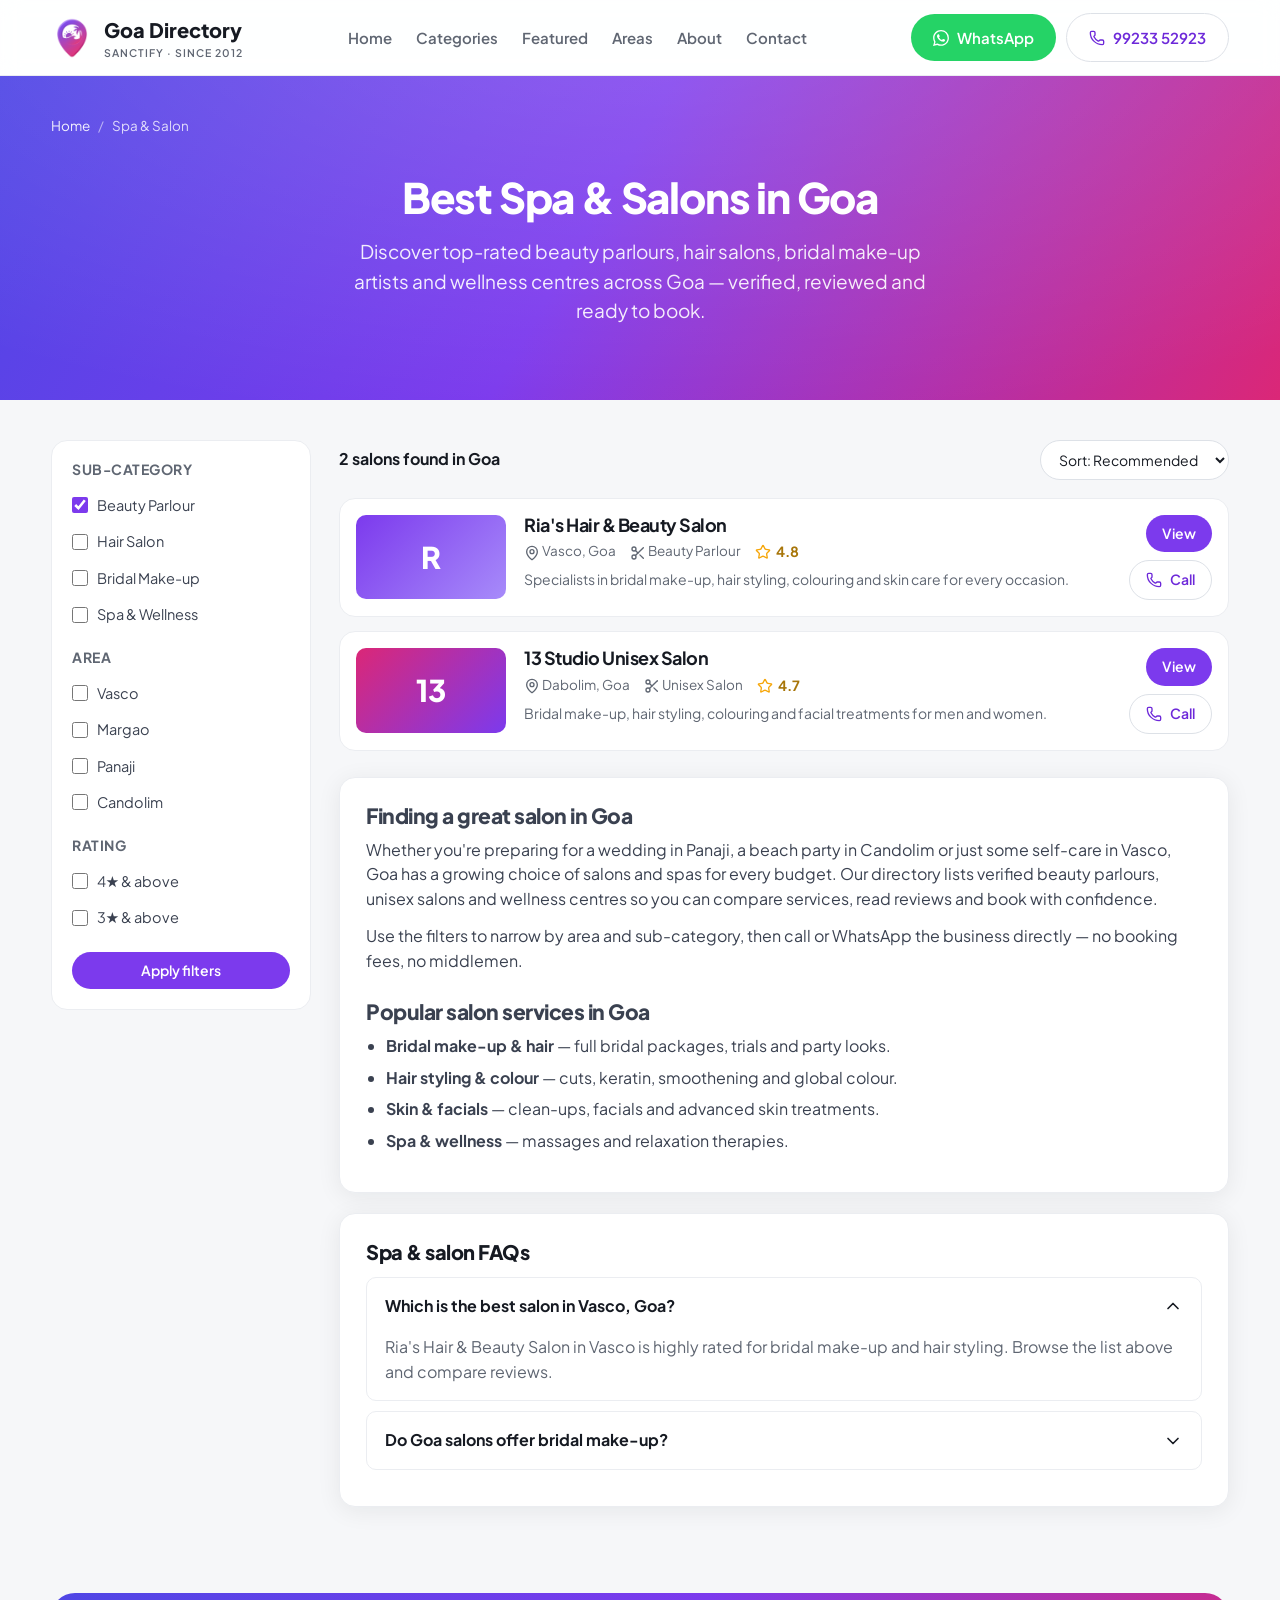
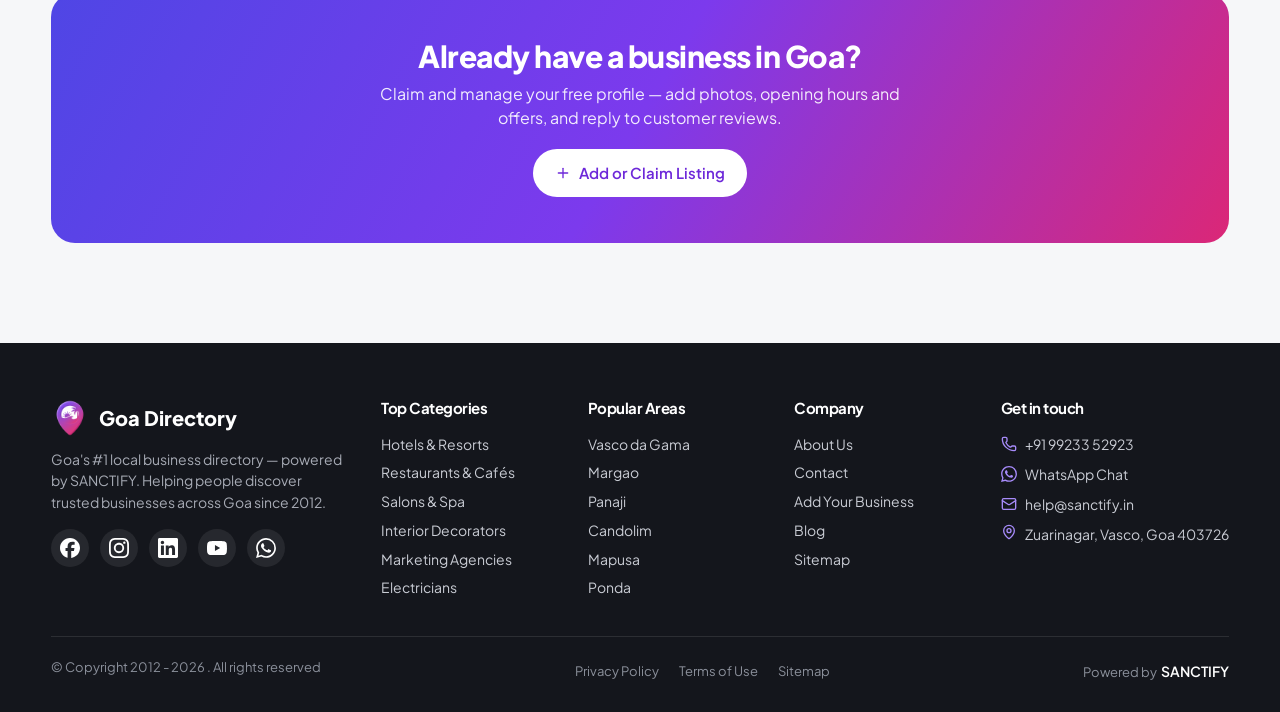
<file: category.html>
<!DOCTYPE html>
<html lang="en-IN" data-theme="v5">
<head>
<meta charset="UTF-8">
<meta name="viewport" content="width=device-width, initial-scale=1.0">
<meta name="theme-color" content="#7c3aed">
<title>Best Spa &amp; Salons in Goa | Beauty Parlours, Hair &amp; Wellness — Goa Directory</title>
<meta name="description" content="Find the best spa & salons in Goa — top-rated beauty parlours, hair salons, bridal make-up and wellness centres in Vasco, Margao, Panaji, Candolim & across Goa.">
<link rel="canonical" href="https://www.goa.sanctify.biz/categories/spa-salon-goa">

<meta property="og:title" content="Best Spa & Salons in Goa | Goa Business Directory">
<meta property="og:type" content="website">
<meta property="og:url" content="https://www.goa.sanctify.biz/categories/spa-salon-goa">
<meta property="og:description" content="Top-rated beauty parlours, hair salons and wellness centres across Goa.">

<link rel="icon" type="image/png" sizes="32x32" href="assets/favicon-32.png">
<link rel="icon" type="image/png" sizes="16x16" href="assets/favicon-16.png">
<link rel="icon" href="assets/favicon.ico" sizes="any">
<link rel="apple-touch-icon" href="assets/apple-touch-icon.png">

<link rel="preconnect" href="https://fonts.googleapis.com">
<link rel="preconnect" href="https://fonts.gstatic.com" crossorigin>
<link href="https://fonts.googleapis.com/css2?family=Plus+Jakarta+Sans:wght@400;500;600;700;800&display=swap" rel="stylesheet">
<link rel="stylesheet" href="assets/style.css?v=25">

<script type="application/ld+json">
{ "@context":"https://schema.org","@type":"BreadcrumbList","itemListElement":[
  {"@type":"ListItem","position":1,"name":"Home","item":"https://www.goa.sanctify.biz/"},
  {"@type":"ListItem","position":2,"name":"Spa & Salon in Goa"}
]}
</script>
<script type="application/ld+json">
{ "@context":"https://schema.org","@type":"ItemList","name":"Best Spa & Salons in Goa","itemListElement":[
  {"@type":"ListItem","position":1,"url":"https://www.goa.sanctify.biz/listings/rias-hair-beauty-salon-parlour-vasco-goa","name":"Ria's Hair & Beauty Salon"},
  {"@type":"ListItem","position":2,"url":"https://www.goa.sanctify.biz/listings/13-studio-unisex-salon-dabolim-goa","name":"13 Studio Unisex Salon"}
]}
</script>
</head>
<body>

<header>
  <div class="container nav">
    <a href="index.html" class="brand"><img class="brandmark" src="assets/logo.png?v=25" alt="Goa Directory logo" width="42" height="42"><span>Goa Directory<small>SANCTIFY · SINCE 2012</small></span></a>
    <nav class="nav-links"><a href="index.html">Home</a><a href="index.html#categories">Categories</a><a href="index.html#featured">Featured</a><a href="index.html#areas">Areas</a><a href="index.html">About</a><a href="index.html">Contact</a></nav>
    <div class="nav-cta">
      <a href="https://wa.me/919923352923" class="btn btn-wa" aria-label="Chat on WhatsApp"><svg class="ic ic-sm"><use href="assets/sprite.svg#b-whatsapp"/></svg> WhatsApp</a>
      <a href="tel:9923352923" class="btn btn-ghost"><svg class="ic ic-sm"><use href="assets/sprite.svg#i-phone"/></svg> 99233 52923</a>
    </div>
    <button class="menu-btn" aria-label="Open menu"><svg class="ic ic-lg"><use href="assets/sprite.svg#i-menu"/></svg></button>
  </div>
</header>

<div class="hero" style="padding:40px 0 74px">
  <div class="container">
    <nav class="crumb hero-crumb" style="padding-top:0"><a href="index.html">Home</a><span class="sep">/</span><span>Spa &amp; Salon</span></nav>
    <h1 style="font-size:clamp(28px,4vw,42px)">Best Spa &amp; Salons in Goa</h1>
    <p class="lead">Discover top-rated beauty parlours, hair salons, bridal make-up artists and wellness centres across Goa — verified, reviewed and ready to book.</p>
  </div>
</div>

<section style="padding-top:40px">
  <div class="container">
    <div class="cat-layout">

      <!-- Filters -->
      <aside class="filters">
        <h4>Sub-category</h4>
        <label class="filter-opt"><input type="checkbox" checked> Beauty Parlour</label>
        <label class="filter-opt"><input type="checkbox"> Hair Salon</label>
        <label class="filter-opt"><input type="checkbox"> Bridal Make-up</label>
        <label class="filter-opt"><input type="checkbox"> Spa &amp; Wellness</label>
        <h4>Area</h4>
        <label class="filter-opt"><input type="checkbox"> Vasco</label>
        <label class="filter-opt"><input type="checkbox"> Margao</label>
        <label class="filter-opt"><input type="checkbox"> Panaji</label>
        <label class="filter-opt"><input type="checkbox"> Candolim</label>
        <h4>Rating</h4>
        <label class="filter-opt"><input type="checkbox"> 4★ &amp; above</label>
        <label class="filter-opt"><input type="checkbox"> 3★ &amp; above</label>
        <a href="#" class="btn btn-primary btn-block btn-sm" style="margin-top:16px">Apply filters</a>
      </aside>

      <!-- Results -->
      <div>
        <div class="result-bar">
          <span class="count">2 salons found in Goa</span>
          <select class="select" aria-label="Sort by">
            <option>Sort: Recommended</option><option>Highest rated</option><option>Newest</option>
          </select>
        </div>

        <article class="rowcard">
          <div class="rc-thumb">R</div>
          <div>
            <h3><a href="listing.html">Ria's Hair &amp; Beauty Salon</a></h3>
            <div class="meta">
              <span><svg class="ic ic-sm"><use href="assets/sprite.svg#i-map-pin"/></svg> Vasco, Goa</span>
              <span><svg class="ic ic-sm"><use href="assets/sprite.svg#i-scissors"/></svg> Beauty Parlour</span>
              <span class="rating"><svg class="ic ic-sm"><use href="assets/sprite.svg#i-star"/></svg> 4.8</span>
            </div>
            <p style="color:var(--muted);font-size:14px">Specialists in bridal make-up, hair styling, colouring and skin care for every occasion.</p>
          </div>
          <div class="rc-side">
            <a href="listing.html" class="btn btn-primary btn-sm">View</a>
            <a href="tel:9921064267" class="btn btn-ghost btn-sm"><svg class="ic ic-sm"><use href="assets/sprite.svg#i-phone"/></svg> Call</a>
          </div>
        </article>

        <article class="rowcard">
          <div class="rc-thumb" style="background:linear-gradient(135deg,var(--brand-2),var(--brand))">13</div>
          <div>
            <h3><a href="listing.html">13 Studio Unisex Salon</a></h3>
            <div class="meta">
              <span><svg class="ic ic-sm"><use href="assets/sprite.svg#i-map-pin"/></svg> Dabolim, Goa</span>
              <span><svg class="ic ic-sm"><use href="assets/sprite.svg#i-scissors"/></svg> Unisex Salon</span>
              <span class="rating"><svg class="ic ic-sm"><use href="assets/sprite.svg#i-star"/></svg> 4.7</span>
            </div>
            <p style="color:var(--muted);font-size:14px">Bridal make-up, hair styling, colouring and facial treatments for men and women.</p>
          </div>
          <div class="rc-side">
            <a href="listing.html" class="btn btn-primary btn-sm">View</a>
            <a href="tel:7030201556" class="btn btn-ghost btn-sm"><svg class="ic ic-sm"><use href="assets/sprite.svg#i-phone"/></svg> Call</a>
          </div>
        </article>

        <!-- SEO intro / content block -->
        <div class="panel" style="margin-top:26px">
          <div class="prose mt0">
            <h2 style="margin-top:0">Finding a great salon in Goa</h2>
            <p>Whether you're preparing for a wedding in Panaji, a beach party in Candolim or just some self-care in Vasco, Goa has a growing choice of salons and spas for every budget. Our directory lists verified beauty parlours, unisex salons and wellness centres so you can compare services, read reviews and book with confidence.</p>
            <p>Use the filters to narrow by area and sub-category, then call or WhatsApp the business directly — no booking fees, no middlemen.</p>
            <h2>Popular salon services in Goa</h2>
            <ul>
              <li><strong>Bridal make-up &amp; hair</strong> — full bridal packages, trials and party looks.</li>
              <li><strong>Hair styling &amp; colour</strong> — cuts, keratin, smoothening and global colour.</li>
              <li><strong>Skin &amp; facials</strong> — clean-ups, facials and advanced skin treatments.</li>
              <li><strong>Spa &amp; wellness</strong> — massages and relaxation therapies.</li>
            </ul>
          </div>
        </div>

        <!-- FAQ -->
        <div class="panel" style="margin-top:20px">
          <h2 style="font-size:20px;font-weight:800;margin-bottom:14px">Spa &amp; salon FAQs</h2>
          <details class="faq" open><summary>Which is the best salon in Vasco, Goa? <svg class="ic"><use href="assets/sprite.svg#i-chevron-down"/></svg></summary><div class="ans">Ria's Hair &amp; Beauty Salon in Vasco is highly rated for bridal make-up and hair styling. Browse the list above and compare reviews.</div></details>
          <details class="faq"><summary>Do Goa salons offer bridal make-up? <svg class="ic"><use href="assets/sprite.svg#i-chevron-down"/></svg></summary><div class="ans">Yes — most listed salons offer bridal make-up packages and trials. Call ahead to book during the wedding season.</div></details>
        </div>
      </div>

    </div>
  </div>
</section>

<section id="list" class="prefooter">
  <div class="container">
    <div class="band">
      <div>
        <h2>Already have a business in Goa?</h2>
        <p>Claim and manage your free profile — add photos, opening hours and offers, and reply to customer reviews.</p>
      </div>
      <a href="tel:9923352923" class="btn btn-light"><svg class="ic ic-sm"><use href="assets/sprite.svg#i-plus"/></svg> Add or Claim Listing</a>
    </div>
  </div>
</section>

<footer>
  <div class="container">
    <div class="fcols">
      <div class="fabout">
        <div class="fbrand"><img class="brandmark" src="assets/logo.png?v=25" alt="Goa Directory logo" width="38" height="38"> Goa Directory</div>
        <p>Goa's #1 local business directory — powered by SANCTIFY. Helping people discover trusted businesses across Goa since 2012.</p>
        <div class="soc">
          <a href="https://www.facebook.com/sanctifygoa" aria-label="Facebook"><svg class="ic"><use href="assets/sprite.svg#b-facebook"/></svg></a>
          <a href="https://www.instagram.com/sanctifygoa" aria-label="Instagram"><svg class="ic"><use href="assets/sprite.svg#b-instagram"/></svg></a>
          <a href="https://www.linkedin.com/company/sanctify" aria-label="LinkedIn"><svg class="ic"><use href="assets/sprite.svg#b-linkedin"/></svg></a>
          <a href="https://www.youtube.com/c/SanctifyGoa" aria-label="YouTube"><svg class="ic"><use href="assets/sprite.svg#b-youtube"/></svg></a>
          <a href="https://wa.me/919923352923" aria-label="WhatsApp"><svg class="ic"><use href="assets/sprite.svg#b-whatsapp"/></svg></a>
        </div>
      </div>
      <div>
        <h4>Top Categories</h4>
        <a href="category.html">Hotels &amp; Resorts</a>
        <a href="category.html">Restaurants &amp; Cafés</a>
        <a href="category.html">Salons &amp; Spa</a>
        <a href="category.html">Interior Decorators</a>
        <a href="category.html">Marketing Agencies</a>
        <a href="category.html">Electricians</a>
      </div>
      <div>
        <h4>Popular Areas</h4>
        <a href="category.html">Vasco da Gama</a>
        <a href="category.html">Margao</a>
        <a href="category.html">Panaji</a>
        <a href="category.html">Candolim</a>
        <a href="category.html">Mapusa</a>
        <a href="category.html">Ponda</a>
      </div>
      <div>
        <h4>Company</h4>
        <a href="index.html">About Us</a>
        <a href="index.html">Contact</a>
        <a href="index.html#list">Add Your Business</a>
        <a href="index.html">Blog</a>
        <a href="index.html">Sitemap</a>
      </div>
      <div>
        <h4>Get in touch</h4>
        <div class="fcontact">
          <a href="tel:9923352923"><svg class="ic ic-sm"><use href="assets/sprite.svg#i-phone"/></svg> +91 99233 52923</a>
          <a href="https://wa.me/919923352923"><svg class="ic ic-sm"><use href="assets/sprite.svg#b-whatsapp"/></svg> WhatsApp Chat</a>
          <a href="mailto:help@sanctify.in"><svg class="ic ic-sm"><use href="assets/sprite.svg#i-mail"/></svg> help@sanctify.in</a>
          <span><svg class="ic ic-sm"><use href="assets/sprite.svg#i-map-pin"/></svg> Zuarinagar, Vasco, Goa 403726</span>
        </div>
      </div>
    </div>
    <div class="fbot">
      <span>© Copyright 2012 - <script>document.write(new Date().getFullYear())</script> . All rights reserved</span>
      <nav class="fbot-links"><a href="index.html">Privacy Policy</a><a href="index.html">Terms of Use</a><a href="index.html">Sitemap</a></nav>
      <span>Powered by&nbsp;&nbsp;<a href="https://www.sanctify.in/" class="pw" title="Best Digital Marketing Agency in Goa" aria-label="Best Digital Marketing Agency in Goa">SANCTIFY</a></span>
    </div>
  </div>
</footer>

<script src="assets/app.js?v=25"></script>
</body>
</html>
</file>
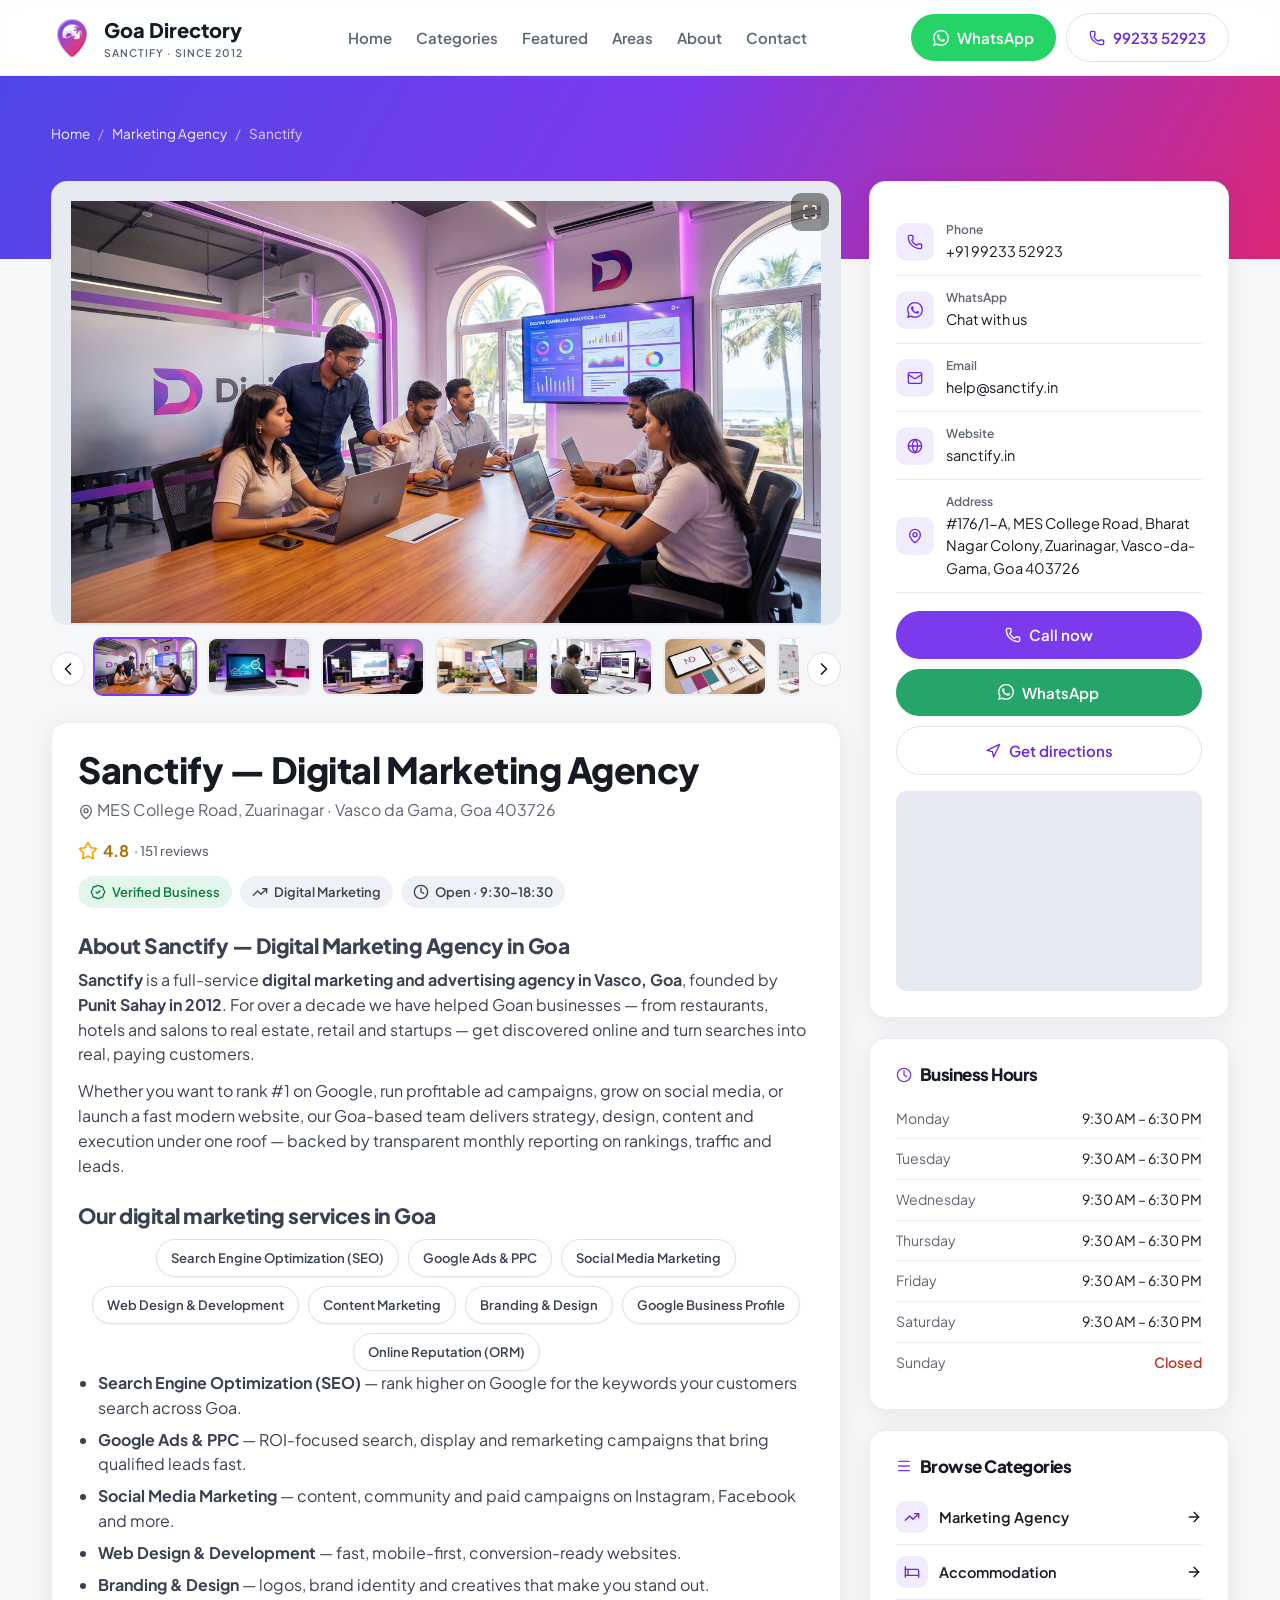
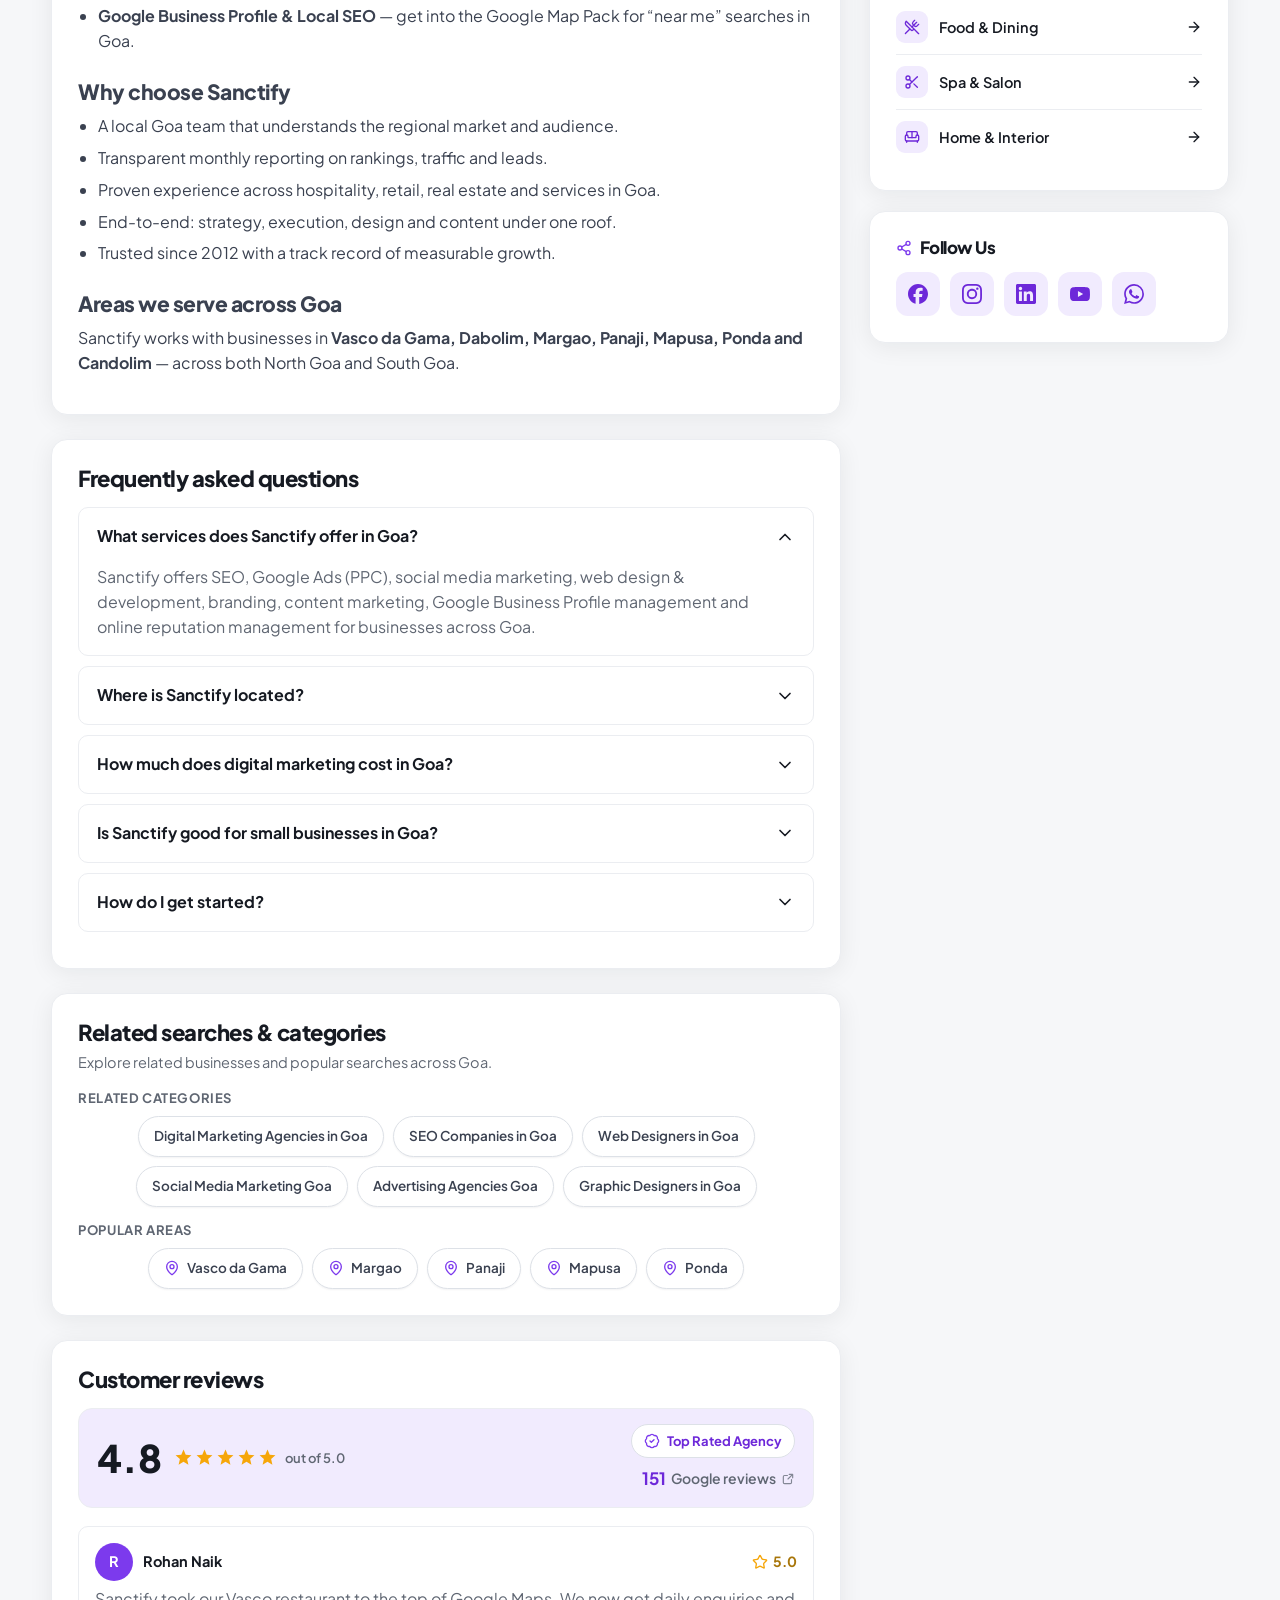
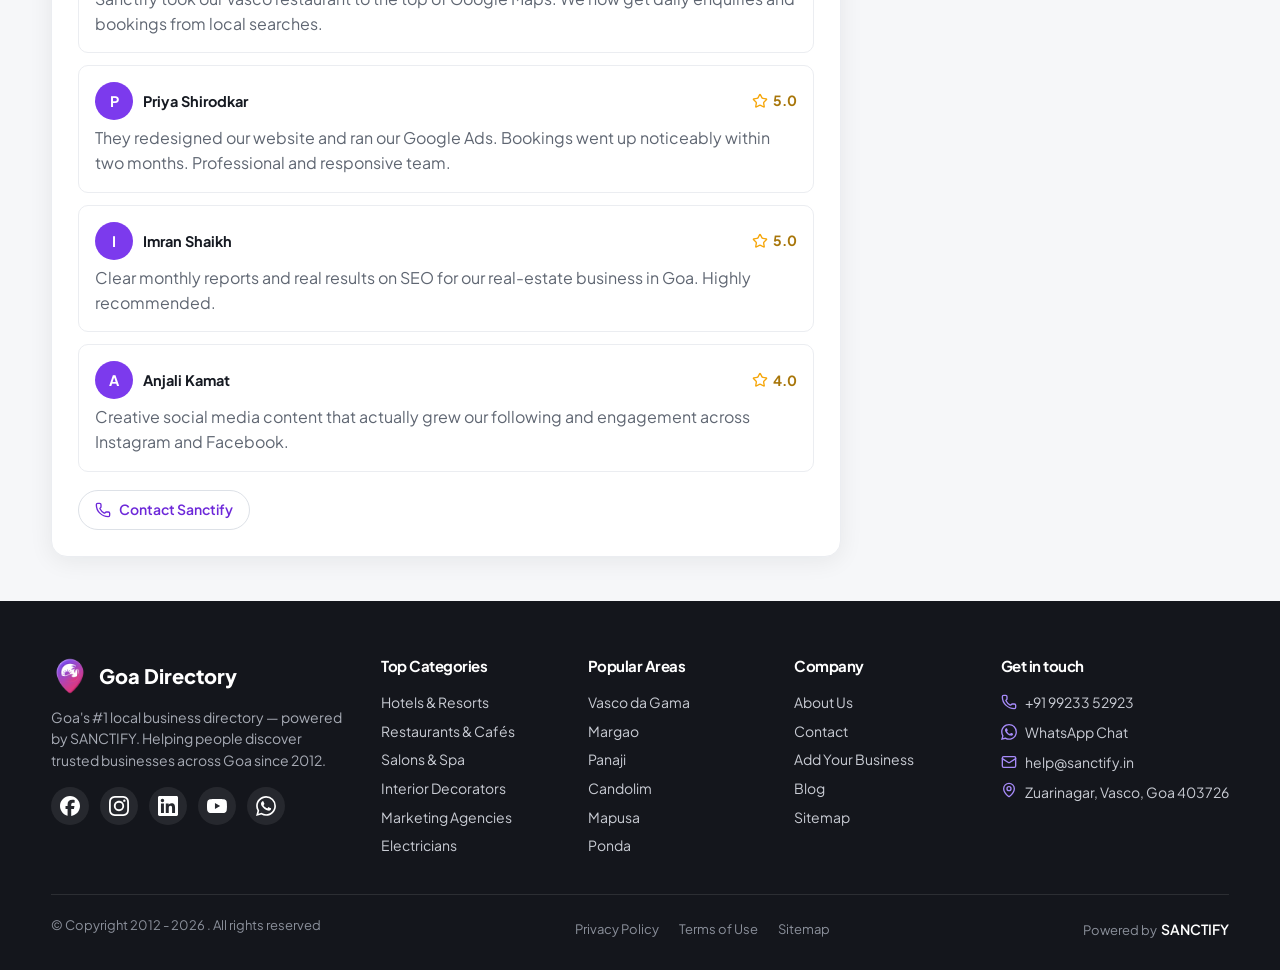
<file: listing-deploy.html>
<!DOCTYPE html>
<html lang="en-IN" data-theme="v5">
<head>
<meta charset="UTF-8">
<meta name="viewport" content="width=device-width, initial-scale=1.0">
<title>Sanctify — Digital Marketing Agency in Goa | SEO, Ads &amp; Web Design</title>
<meta name="description" content="Sanctify is a leading digital marketing agency in Vasco, Goa (since 2012) — SEO, Google Ads, social media marketing, web design, branding &amp; Google Business Profile. Call +91 99233 52923 for a free consultation.">
<meta name="keywords" content="digital marketing agency in Goa, SEO company Goa, Google Ads Goa, social media marketing Goa, web design Vasco, branding agency Goa, Sanctify">
<meta name="author" content="Sanctify">
<link rel="canonical" href="https://www.goa.sanctify.biz/listings/sanctify-digital-marketing-agency-goa">

<meta property="og:type" content="business.business">
<meta property="og:site_name" content="Goa Business Directory — Sanctify.biz">
<meta property="og:title" content="Sanctify — Digital Marketing Agency in Vasco, Goa">
<meta property="og:url" content="https://www.goa.sanctify.biz/listings/sanctify-digital-marketing-agency-goa">
<meta property="og:description" content="Full-service digital marketing agency in Goa — SEO, Google Ads, social media, web design &amp; branding. Serving Goa since 2012.">
<meta property="og:image" content="https://www.goa.sanctify.biz/assets/sanctify-1.jpg">
<meta name="twitter:card" content="summary_large_image">
<meta name="twitter:title" content="Sanctify — Digital Marketing Agency in Goa">
<meta name="twitter:description" content="SEO, Google Ads, social media, web design & branding in Goa since 2012.">
<meta name="twitter:image" content="https://www.goa.sanctify.biz/assets/sanctify-1.jpg">
<meta name="geo.region" content="IN-GA">
<meta name="geo.placename" content="Vasco da Gama, Goa">
<meta name="geo.position" content="15.3860;73.8157">
<meta name="robots" content="index,follow,max-image-preview:large">
<meta name="theme-color" content="#7c3aed">

<link rel="icon" type="image/png" sizes="32x32" href="/assets/favicon-32.png">
<link rel="icon" type="image/png" sizes="16x16" href="/assets/favicon-16.png">
<link rel="icon" href="/assets/favicon.ico" sizes="any">
<link rel="apple-touch-icon" href="/assets/apple-touch-icon.png">

<link rel="preconnect" href="https://fonts.googleapis.com">
<link rel="preconnect" href="https://fonts.gstatic.com" crossorigin>
<link href="https://fonts.googleapis.com/css2?family=Plus+Jakarta+Sans:wght@400;500;600;700;800&display=swap" rel="stylesheet">
<link rel="stylesheet" href="/assets/style.css?v=25">

<script type="application/ld+json">
{
  "@context": "https://schema.org",
  "@type": ["LocalBusiness","ProfessionalService","MarketingAgency"],
  "@id": "https://www.goa.sanctify.biz/listings/sanctify-digital-marketing-agency-goa#business",
  "name": "Sanctify — Digital Marketing Agency",
  "alternateName": "Sanctify Advertising & Digital Marketing Agency",
  "description": "Sanctify is a full-service digital marketing and advertising agency in Vasco, Goa, established in 2012. Services include SEO, Google Ads (PPC), social media marketing, web design & development, branding, content marketing, Google Business Profile management and online reputation management.",
  "image": ["https://www.goa.sanctify.biz/assets/sanctify-1.jpg","https://www.goa.sanctify.biz/assets/sanctify-5.jpg"],
  "logo": "https://www.goa.sanctify.biz/assets/logo.png",
  "url": "https://www.goa.sanctify.biz/listings/sanctify-digital-marketing-agency-goa",
  "telephone": "+91-9923352923",
  "email": "help@sanctify.in",
  "priceRange": "₹₹",
  "foundingDate": "2012",
  "founder": { "@type": "Person", "name": "Punit Sahay" },
  "address": { "@type": "PostalAddress", "streetAddress": "176/1-A, MES College Road, Bharat Nagar Colony, Zuarinagar", "addressLocality": "Vasco da Gama", "addressRegion": "Goa", "postalCode": "403726", "addressCountry": "IN" },
  "geo": { "@type": "GeoCoordinates", "latitude": 15.392332, "longitude": 73.863758 },
  "hasMap": "https://www.google.com/maps?q=15.392332,73.863758",
  "areaServed": [{"@type":"AdministrativeArea","name":"Goa"},{"@type":"City","name":"Vasco da Gama"},{"@type":"City","name":"Margao"},{"@type":"City","name":"Panaji"}],
  "openingHoursSpecification": [{ "@type": "OpeningHoursSpecification", "dayOfWeek": ["Monday","Tuesday","Wednesday","Thursday","Friday","Saturday"], "opens": "09:30", "closes": "18:30" }],
  "sameAs": ["https://www.sanctify.in/","https://blog.goa.guru/","https://www.facebook.com/sanctifygoa","https://www.instagram.com/sanctifygoa","https://www.linkedin.com/company/sanctify","https://www.youtube.com/c/SanctifyGoa"],
  "hasOfferCatalog": {
    "@type": "OfferCatalog",
    "name": "Digital Marketing Services",
    "itemListElement": [
      {"@type":"Offer","itemOffered":{"@type":"Service","name":"Search Engine Optimization (SEO)"}},
      {"@type":"Offer","itemOffered":{"@type":"Service","name":"Google Ads & PPC Management"}},
      {"@type":"Offer","itemOffered":{"@type":"Service","name":"Social Media Marketing"}},
      {"@type":"Offer","itemOffered":{"@type":"Service","name":"Web Design & Development"}},
      {"@type":"Offer","itemOffered":{"@type":"Service","name":"Branding & Graphic Design"}},
      {"@type":"Offer","itemOffered":{"@type":"Service","name":"Content Marketing"}},
      {"@type":"Offer","itemOffered":{"@type":"Service","name":"Google Business Profile Management"}},
      {"@type":"Offer","itemOffered":{"@type":"Service","name":"Online Reputation Management"}}
    ]
  },
  "aggregateRating": { "@type": "AggregateRating", "ratingValue": "4.8", "reviewCount": "151", "bestRating": "5" },
  "review": [
    {"@type":"Review","author":{"@type":"Person","name":"Rohan Naik"},"reviewRating":{"@type":"Rating","ratingValue":"5"},"reviewBody":"Sanctify took our Vasco restaurant to the top of Google Maps. We now get daily enquiries from local searches."},
    {"@type":"Review","author":{"@type":"Person","name":"Priya Shirodkar"},"reviewRating":{"@type":"Rating","ratingValue":"5"},"reviewBody":"They redesigned our website and ran our Google Ads. Bookings went up noticeably within two months."},
    {"@type":"Review","author":{"@type":"Person","name":"Imran Shaikh"},"reviewRating":{"@type":"Rating","ratingValue":"5"},"reviewBody":"Professional team, clear monthly reports and real results on SEO for our real-estate business in Goa."},
    {"@type":"Review","author":{"@type":"Person","name":"Anjali Kamat"},"reviewRating":{"@type":"Rating","ratingValue":"4"},"reviewBody":"Creative social media content that actually grew our following and engagement. Highly recommend in Goa."}
  ]
}
</script>
<script type="application/ld+json">
{ "@context":"https://schema.org","@type":"FAQPage","mainEntity":[
  {"@type":"Question","name":"What services does Sanctify offer in Goa?","acceptedAnswer":{"@type":"Answer","text":"Sanctify offers SEO, Google Ads (PPC), social media marketing, web design & development, branding, content marketing, Google Business Profile management and online reputation management for businesses across Goa."}},
  {"@type":"Question","name":"Where is Sanctify located?","acceptedAnswer":{"@type":"Answer","text":"Sanctify is based in Zuarinagar, Dabolim, Vasco da Gama, Goa 403726 and serves clients across Vasco, Margao, Panaji, Mapusa and all of Goa."}},
  {"@type":"Question","name":"How much does digital marketing cost in Goa?","acceptedAnswer":{"@type":"Answer","text":"Pricing depends on your goals and services. Sanctify offers flexible monthly packages for SEO, ads and social media. Call +91 99233 52923 for a free consultation and custom quote."}},
  {"@type":"Question","name":"Is Sanctify good for small businesses in Goa?","acceptedAnswer":{"@type":"Answer","text":"Yes. Sanctify has helped restaurants, hotels, salons, real-estate and retail businesses across Goa grow online since 2012, with transparent reporting and a local team."}}
]}
</script>
<script type="application/ld+json">
{ "@context":"https://schema.org","@type":"BreadcrumbList","itemListElement":[
  {"@type":"ListItem","position":1,"name":"Home","item":"https://www.goa.sanctify.biz/"},
  {"@type":"ListItem","position":2,"name":"Marketing Agency","item":"https://www.goa.sanctify.biz/categories/marketing-agency-goa"},
  {"@type":"ListItem","position":3,"name":"Sanctify — Digital Marketing Agency"}
]}
</script>
</head>
<body data-phone="9923352923" data-wa="919923352923">

<header>
  <div class="container nav">
    <a href="https://www.goa.sanctify.biz/" class="brand"><img class="brandmark" src="/assets/logo.png?v=25" alt="Goa Directory logo" width="42" height="42"><span>Goa Directory<small>SANCTIFY · SINCE 2012</small></span></a>
    <nav class="nav-links"><a href="https://www.goa.sanctify.biz/">Home</a><a href="https://www.goa.sanctify.biz/#categories">Categories</a><a href="https://www.goa.sanctify.biz/#featured">Featured</a><a href="https://www.goa.sanctify.biz/#areas">Areas</a><a href="https://www.goa.sanctify.biz/">About</a><a href="https://www.goa.sanctify.biz/">Contact</a></nav>
    <div class="nav-cta">
      <a href="https://wa.me/919923352923" class="btn btn-wa" aria-label="Chat on WhatsApp"><svg class="ic ic-sm"><use href="/assets/sprite.svg#b-whatsapp"/></svg> WhatsApp</a>
      <a href="tel:9923352923" class="btn btn-ghost"><svg class="ic ic-sm"><use href="/assets/sprite.svg#i-phone"/></svg> 99233 52923</a>
    </div>
    <button class="menu-btn" aria-label="Open menu"><svg class="ic ic-lg"><use href="/assets/sprite.svg#i-menu"/></svg></button>
  </div>
</header>

<div class="detail-hero">
  <div class="container">
    <nav class="crumb" aria-label="Breadcrumb">
      <a href="https://www.goa.sanctify.biz/">Home</a><span class="sep">/</span>
      <a href="https://www.goa.sanctify.biz/categories/marketing-agency-goa">Marketing Agency</a><span class="sep">/</span>
      <span>Sanctify</span>
    </nav>
  </div>
</div>

<div class="container">
  <div class="detail-grid">

    <!-- MAIN -->
    <main>
      <div class="gallery" id="gallery">
        <div class="gstage" id="gstage" role="button" tabindex="0" aria-label="Open image in full screen">
          <figure class="gslide is-active"><img src="/assets/sanctify-1.jpg" alt="Sanctify digital marketing agency team working in their Goa office"></figure>
          <figure class="gslide"><img src="/assets/sanctify-2.jpg" alt="SEO services in Goa — improving Google search rankings for local businesses"></figure>
          <figure class="gslide"><img src="/assets/sanctify-3.jpg" alt="Google Ads and PPC campaign management in Goa by Sanctify"></figure>
          <figure class="gslide"><img src="/assets/sanctify-4.jpg" alt="Social media marketing services in Goa"></figure>
          <figure class="gslide"><img src="/assets/sanctify-5.jpg" alt="Web design and development company in Goa"></figure>
          <figure class="gslide"><img src="/assets/sanctify-6.jpg" alt="Branding and graphic design services in Goa"></figure>
          <figure class="gslide"><img src="/assets/sanctify-7.jpg" alt="Content marketing and copywriting services in Goa"></figure>
          <figure class="gslide"><img src="/assets/sanctify-8.jpg" alt="Local SEO and Google Business Profile management in Goa"></figure>
          <figure class="gslide"><img src="/assets/sanctify-9.jpg" alt="Marketing analytics and monthly performance reporting"></figure>
          <figure class="gslide"><img src="/assets/sanctify-10.jpg" alt="Online reputation management and reviews in Goa"></figure>
          <figure class="gslide"><img src="/assets/sanctify-11.jpg" alt="Sanctify marketing team celebrating client business growth in Goa"></figure>
          <button class="gexpand" type="button" aria-label="View full size"><svg class="ic ic-sm"><use href="/assets/sprite.svg#i-maximize"/></svg></button>
        </div>
        <div class="gthumbs-wrap">
          <button class="gthumb-nav prev" type="button" aria-label="Previous thumbnails"><svg class="ic"><use href="/assets/sprite.svg#i-chevron-left"/></svg></button>
          <div class="gthumbs" id="gthumbs">
            <button class="gthumb is-active" type="button" data-i="0" aria-label="Show image 1"><img src="/assets/sanctify-1.jpg" alt=""></button>
            <button class="gthumb" type="button" data-i="1" aria-label="Show image 2"><img src="/assets/sanctify-2.jpg" alt=""></button>
            <button class="gthumb" type="button" data-i="2" aria-label="Show image 3"><img src="/assets/sanctify-3.jpg" alt=""></button>
            <button class="gthumb" type="button" data-i="3" aria-label="Show image 4"><img src="/assets/sanctify-4.jpg" alt=""></button>
            <button class="gthumb" type="button" data-i="4" aria-label="Show image 5"><img src="/assets/sanctify-5.jpg" alt=""></button>
            <button class="gthumb" type="button" data-i="5" aria-label="Show image 6"><img src="/assets/sanctify-6.jpg" alt=""></button>
            <button class="gthumb" type="button" data-i="6" aria-label="Show image 7"><img src="/assets/sanctify-7.jpg" alt=""></button>
            <button class="gthumb" type="button" data-i="7" aria-label="Show image 8"><img src="/assets/sanctify-8.jpg" alt=""></button>
            <button class="gthumb" type="button" data-i="8" aria-label="Show image 9"><img src="/assets/sanctify-9.jpg" alt=""></button>
            <button class="gthumb" type="button" data-i="9" aria-label="Show image 10"><img src="/assets/sanctify-10.jpg" alt=""></button>
            <button class="gthumb" type="button" data-i="10" aria-label="Show image 11"><img src="/assets/sanctify-11.jpg" alt=""></button>
          </div>
          <button class="gthumb-nav next" type="button" aria-label="Next thumbnails"><svg class="ic"><use href="/assets/sprite.svg#i-chevron-right"/></svg></button>
        </div>
      </div>
      <div class="panel">
        <div class="ltitle">
          <div>
            <h1>Sanctify — Digital Marketing Agency</h1>
            <div class="loc" style="color:var(--muted);margin-top:8px"><svg class="ic ic-sm"><use href="/assets/sprite.svg#i-map-pin"/></svg> MES College Road, Zuarinagar · Vasco da Gama, Goa 403726</div>
          </div>
          <span class="rating" style="font-size:16px"><svg class="ic"><use href="/assets/sprite.svg#i-star"/></svg> 4.8 <small>· 151 reviews</small></span>
        </div>
        <div class="badges">
          <span class="badge verify"><svg class="ic ic-sm"><use href="/assets/sprite.svg#i-badge-check"/></svg> Verified Business</span>
          <span class="badge"><svg class="ic ic-sm"><use href="/assets/sprite.svg#i-trending-up"/></svg> Digital Marketing</span>
          <span class="badge"><svg class="ic ic-sm"><use href="/assets/sprite.svg#i-clock"/></svg> Open · 9:30–18:30</span>
        </div>

        <div class="prose">
          <h2>About Sanctify — Digital Marketing Agency in Goa</h2>
          <p><strong>Sanctify</strong> is a full-service <strong>digital marketing and advertising agency in Vasco, Goa</strong>, founded by <strong>Punit Sahay in 2012</strong>. For over a decade we have helped Goan businesses — from restaurants, hotels and salons to real estate, retail and startups — get discovered online and turn searches into real, paying customers.</p>
          <p>Whether you want to rank #1 on Google, run profitable ad campaigns, grow on social media, or launch a fast modern website, our Goa-based team delivers strategy, design, content and execution under one roof — backed by transparent monthly reporting on rankings, traffic and leads.</p>

          <h2>Our digital marketing services in Goa</h2>
          <div class="chips">
            <span class="chip">Search Engine Optimization (SEO)</span>
            <span class="chip">Google Ads &amp; PPC</span>
            <span class="chip">Social Media Marketing</span>
            <span class="chip">Web Design &amp; Development</span>
            <span class="chip">Content Marketing</span>
            <span class="chip">Branding &amp; Design</span>
            <span class="chip">Google Business Profile</span>
            <span class="chip">Online Reputation (ORM)</span>
          </div>
          <ul class="svc-list">
            <li><strong>Search Engine Optimization (SEO)</strong> — rank higher on Google for the keywords your customers search across Goa.</li>
            <li><strong>Google Ads &amp; PPC</strong> — ROI-focused search, display and remarketing campaigns that bring qualified leads fast.</li>
            <li><strong>Social Media Marketing</strong> — content, community and paid campaigns on Instagram, Facebook and more.</li>
            <li><strong>Web Design &amp; Development</strong> — fast, mobile-first, conversion-ready websites.</li>
            <li><strong>Branding &amp; Design</strong> — logos, brand identity and creatives that make you stand out.</li>
            <li><strong>Google Business Profile &amp; Local SEO</strong> — get into the Google Map Pack for “near me” searches in Goa.</li>
          </ul>

          <h2>Why choose Sanctify</h2>
          <ul>
            <li>A local Goa team that understands the regional market and audience.</li>
            <li>Transparent monthly reporting on rankings, traffic and leads.</li>
            <li>Proven experience across hospitality, retail, real estate and services in Goa.</li>
            <li>End-to-end: strategy, execution, design and content under one roof.</li>
            <li>Trusted since 2012 with a track record of measurable growth.</li>
          </ul>

          <h2>Areas we serve across Goa</h2>
          <p>Sanctify works with businesses in <strong>Vasco da Gama, Dabolim, Margao, Panaji, Mapusa, Ponda and Candolim</strong> — across both North Goa and South Goa.</p>
        </div>
      </div>

      <!-- FAQ -->
      <div class="panel" style="margin-top:24px">
        <h2 style="font-size:22px;font-weight:800;margin-bottom:16px">Frequently asked questions</h2>
        <details class="faq" open><summary>What services does Sanctify offer in Goa? <svg class="ic"><use href="/assets/sprite.svg#i-chevron-down"/></svg></summary><div class="ans">Sanctify offers SEO, Google Ads (PPC), social media marketing, web design &amp; development, branding, content marketing, Google Business Profile management and online reputation management for businesses across Goa.</div></details>
        <details class="faq"><summary>Where is Sanctify located? <svg class="ic"><use href="/assets/sprite.svg#i-chevron-down"/></svg></summary><div class="ans">Sanctify is based in Zuarinagar, Dabolim, Vasco da Gama, Goa 403726 and serves clients across Vasco, Margao, Panaji, Mapusa and all of Goa.</div></details>
        <details class="faq"><summary>How much does digital marketing cost in Goa? <svg class="ic"><use href="/assets/sprite.svg#i-chevron-down"/></svg></summary><div class="ans">Pricing depends on your goals and the services you need. Sanctify offers flexible monthly packages for SEO, ads and social media. Call +91 99233 52923 for a free consultation and a custom quote.</div></details>
        <details class="faq"><summary>Is Sanctify good for small businesses in Goa? <svg class="ic"><use href="/assets/sprite.svg#i-chevron-down"/></svg></summary><div class="ans">Yes. Since 2012 Sanctify has helped restaurants, hotels, salons, real-estate and retail businesses across Goa grow online, with a local team and transparent reporting.</div></details>
        <details class="faq"><summary>How do I get started? <svg class="ic"><use href="/assets/sprite.svg#i-chevron-down"/></svg></summary><div class="ans">Call or WhatsApp +91 99233 52923, or email help@sanctify.in. We start with a free consultation and audit, then build a plan tailored to your business.</div></details>
      </div>

      <!-- Related tags (internal linking) -->
      <div class="panel" style="margin-top:24px">
        <h2 style="font-size:22px;font-weight:800;margin-bottom:6px">Related searches &amp; categories</h2>
        <p style="color:var(--muted);margin-bottom:18px;font-size:14.5px">Explore related businesses and popular searches across Goa.</p>
        <div class="tag-group">
          <h3>Related categories</h3>
          <div class="tag-cloud">
            <a href="https://www.goa.sanctify.biz/categories/marketing-agency-goa">Digital Marketing Agencies in Goa</a>
            <a href="https://www.goa.sanctify.biz/categories/marketing-agency-goa">SEO Companies in Goa</a>
            <a href="https://www.goa.sanctify.biz/categories/marketing-agency-goa">Web Designers in Goa</a>
            <a href="https://www.goa.sanctify.biz/categories/marketing-agency-goa">Social Media Marketing Goa</a>
            <a href="https://www.goa.sanctify.biz/categories/marketing-agency-goa">Advertising Agencies Goa</a>
            <a href="https://www.goa.sanctify.biz/categories/marketing-agency-goa">Graphic Designers in Goa</a>
          </div>
        </div>
        <div class="tag-group">
          <h3>Popular areas</h3>
          <div class="tag-cloud">
            <a href="https://www.goa.sanctify.biz/categories/marketing-agency-goa"><svg class="ic ic-sm"><use href="/assets/sprite.svg#i-map-pin"/></svg> Vasco da Gama</a>
            <a href="https://www.goa.sanctify.biz/categories/marketing-agency-goa"><svg class="ic ic-sm"><use href="/assets/sprite.svg#i-map-pin"/></svg> Margao</a>
            <a href="https://www.goa.sanctify.biz/categories/marketing-agency-goa"><svg class="ic ic-sm"><use href="/assets/sprite.svg#i-map-pin"/></svg> Panaji</a>
            <a href="https://www.goa.sanctify.biz/categories/marketing-agency-goa"><svg class="ic ic-sm"><use href="/assets/sprite.svg#i-map-pin"/></svg> Mapusa</a>
            <a href="https://www.goa.sanctify.biz/categories/marketing-agency-goa"><svg class="ic ic-sm"><use href="/assets/sprite.svg#i-map-pin"/></svg> Ponda</a>
          </div>
        </div>
      </div>

      <!-- Reviews (after FAQ) -->
      <div class="panel" style="margin-top:24px">
        <h2 style="font-size:22px;font-weight:800;margin-bottom:16px">Customer reviews</h2>
        <div class="rev-summary">
          <div class="rev-score">
            <b>4.8</b>
            <div class="rev-stars" aria-label="Rated 4.8 out of 5">
              <span class="stars" aria-hidden="true">
                <svg viewBox="0 0 24 24"><path d="M12 17.27 18.18 21l-1.64-7.03L22 9.24l-7.19-.61L12 2 9.19 8.63 2 9.24l5.46 4.73L5.82 21z"/></svg><svg viewBox="0 0 24 24"><path d="M12 17.27 18.18 21l-1.64-7.03L22 9.24l-7.19-.61L12 2 9.19 8.63 2 9.24l5.46 4.73L5.82 21z"/></svg><svg viewBox="0 0 24 24"><path d="M12 17.27 18.18 21l-1.64-7.03L22 9.24l-7.19-.61L12 2 9.19 8.63 2 9.24l5.46 4.73L5.82 21z"/></svg><svg viewBox="0 0 24 24"><path d="M12 17.27 18.18 21l-1.64-7.03L22 9.24l-7.19-.61L12 2 9.19 8.63 2 9.24l5.46 4.73L5.82 21z"/></svg><svg viewBox="0 0 24 24"><path d="M12 17.27 18.18 21l-1.64-7.03L22 9.24l-7.19-.61L12 2 9.19 8.63 2 9.24l5.46 4.73L5.82 21z"/></svg>
              </span>
              <span class="rev-out">out of 5.0</span>
            </div>
          </div>
          <div class="rev-meta">
            <span class="rev-badge"><svg class="ic ic-sm"><use href="/assets/sprite.svg#i-badge-check"/></svg> Top Rated Agency</span>
            <a class="rev-total" href="https://www.google.com/maps/search/?api=1&amp;query=Sanctify%20Digital%20Marketing%20Agency%20MES%20College%20Road%20Zuarinagar%20Goa" target="_blank" rel="noopener"><strong>151</strong> Google reviews <svg class="rev-ext" viewBox="0 0 24 24" aria-hidden="true"><path d="M14 4h6v6M20 4l-8 8M18 13v5a2 2 0 0 1-2 2H6a2 2 0 0 1-2-2V8a2 2 0 0 1 2-2h5"/></svg></a>
          </div>
        </div>
        <div class="review">
          <div class="top"><div class="rev-user"><span class="avatar">R</span> Rohan Naik</div><span class="rating"><svg class="ic ic-sm"><use href="/assets/sprite.svg#i-star"/></svg> 5.0</span></div>
          <p style="color:var(--muted)">Sanctify took our Vasco restaurant to the top of Google Maps. We now get daily enquiries and bookings from local searches.</p>
        </div>
        <div class="review">
          <div class="top"><div class="rev-user"><span class="avatar">P</span> Priya Shirodkar</div><span class="rating"><svg class="ic ic-sm"><use href="/assets/sprite.svg#i-star"/></svg> 5.0</span></div>
          <p style="color:var(--muted)">They redesigned our website and ran our Google Ads. Bookings went up noticeably within two months. Professional and responsive team.</p>
        </div>
        <div class="review">
          <div class="top"><div class="rev-user"><span class="avatar">I</span> Imran Shaikh</div><span class="rating"><svg class="ic ic-sm"><use href="/assets/sprite.svg#i-star"/></svg> 5.0</span></div>
          <p style="color:var(--muted)">Clear monthly reports and real results on SEO for our real-estate business in Goa. Highly recommended.</p>
        </div>
        <div class="review">
          <div class="top"><div class="rev-user"><span class="avatar">A</span> Anjali Kamat</div><span class="rating"><svg class="ic ic-sm"><use href="/assets/sprite.svg#i-star"/></svg> 4.0</span></div>
          <p style="color:var(--muted)">Creative social media content that actually grew our following and engagement across Instagram and Facebook.</p>
        </div>
        <a href="tel:9923352923" class="btn btn-ghost btn-sm" style="margin-top:6px"><svg class="ic ic-sm"><use href="/assets/sprite.svg#i-phone"/></svg> Contact Sanctify</a>
      </div>
    </main>

    <!-- SIDEBAR -->
    <aside>
      <div class="panel">
        <div class="contact-row"><span class="ci"><svg class="ic ic-sm"><use href="/assets/sprite.svg#i-phone"/></svg></span><div><b>Phone</b><a href="tel:9923352923">+91 99233 52923</a></div></div>
        <div class="contact-row"><span class="ci"><svg class="ic ic-sm"><use href="/assets/sprite.svg#b-whatsapp"/></svg></span><div><b>WhatsApp</b><a href="https://wa.me/919923352923">Chat with us</a></div></div>
        <div class="contact-row"><span class="ci"><svg class="ic ic-sm"><use href="/assets/sprite.svg#i-mail"/></svg></span><div><b>Email</b><a href="mailto:help@sanctify.in">help@sanctify.in</a></div></div>
        <div class="contact-row"><span class="ci"><svg class="ic ic-sm"><use href="/assets/sprite.svg#i-globe"/></svg></span><div><b>Website</b><a href="https://www.sanctify.in" target="_blank" rel="noopener">sanctify.in</a></div></div>
        <div class="contact-row"><span class="ci"><svg class="ic ic-sm"><use href="/assets/sprite.svg#i-map-pin"/></svg></span><div><b>Address</b>#176/1-A, MES College Road, Bharat Nagar Colony, Zuarinagar, Vasco-da-Gama, Goa 403726</div></div>

        <div class="side-cta">
          <a href="tel:9923352923" class="btn btn-primary btn-block"><svg class="ic ic-sm"><use href="/assets/sprite.svg#i-phone"/></svg> Call now</a>
          <a href="https://wa.me/919923352923" class="btn btn-accent btn-block"><svg class="ic ic-sm"><use href="/assets/sprite.svg#b-whatsapp"/></svg> WhatsApp</a>
          <a href="https://www.google.com/maps/search/?api=1&amp;query=15.392332,73.863758" target="_blank" rel="noopener" class="btn btn-ghost btn-block"><svg class="ic ic-sm"><use href="/assets/sprite.svg#i-navigation"/></svg> Get directions</a>
        </div>

        <div class="map-embed"><iframe src="https://maps.google.com/maps?q=15.392332,73.863758&amp;z=16&amp;hl=en&amp;output=embed" width="100%" height="100%" style="border:0" loading="lazy" referrerpolicy="no-referrer-when-downgrade" title="Sanctify — Digital Marketing Agency location on Google Maps"></iframe></div>
      </div>

      <!-- Business Hours -->
      <div class="panel" style="margin-top:20px">
        <h2 class="side-title"><svg class="ic ic-sm"><use href="/assets/sprite.svg#i-clock"/></svg> Business Hours</h2>
        <div class="hours">
          <div class="hours-row"><span>Monday</span><span>9:30 AM – 6:30 PM</span></div>
          <div class="hours-row"><span>Tuesday</span><span>9:30 AM – 6:30 PM</span></div>
          <div class="hours-row"><span>Wednesday</span><span>9:30 AM – 6:30 PM</span></div>
          <div class="hours-row"><span>Thursday</span><span>9:30 AM – 6:30 PM</span></div>
          <div class="hours-row"><span>Friday</span><span>9:30 AM – 6:30 PM</span></div>
          <div class="hours-row"><span>Saturday</span><span>9:30 AM – 6:30 PM</span></div>
          <div class="hours-row"><span>Sunday</span><span class="closed">Closed</span></div>
        </div>
      </div>

      <!-- Browse Categories -->
      <div class="panel" style="margin-top:20px">
        <h2 class="side-title"><svg class="ic ic-sm"><use href="/assets/sprite.svg#i-menu"/></svg> Browse Categories</h2>
        <nav class="side-cats">
          <a href="https://www.goa.sanctify.biz/categories/marketing-agency-goa"><span class="l"><span class="ci"><svg class="ic ic-sm"><use href="/assets/sprite.svg#i-trending-up"/></svg></span> Marketing Agency</span><svg class="ic ic-sm"><use href="/assets/sprite.svg#i-arrow-right"/></svg></a>
          <a href="https://www.goa.sanctify.biz/categories/marketing-agency-goa"><span class="l"><span class="ci"><svg class="ic ic-sm"><use href="/assets/sprite.svg#i-bed"/></svg></span> Accommodation</span><svg class="ic ic-sm"><use href="/assets/sprite.svg#i-arrow-right"/></svg></a>
          <a href="https://www.goa.sanctify.biz/categories/marketing-agency-goa"><span class="l"><span class="ci"><svg class="ic ic-sm"><use href="/assets/sprite.svg#i-utensils-crossed"/></svg></span> Food &amp; Dining</span><svg class="ic ic-sm"><use href="/assets/sprite.svg#i-arrow-right"/></svg></a>
          <a href="https://www.goa.sanctify.biz/categories/marketing-agency-goa"><span class="l"><span class="ci"><svg class="ic ic-sm"><use href="/assets/sprite.svg#i-scissors"/></svg></span> Spa &amp; Salon</span><svg class="ic ic-sm"><use href="/assets/sprite.svg#i-arrow-right"/></svg></a>
          <a href="https://www.goa.sanctify.biz/categories/marketing-agency-goa"><span class="l"><span class="ci"><svg class="ic ic-sm"><use href="/assets/sprite.svg#i-sofa"/></svg></span> Home &amp; Interior</span><svg class="ic ic-sm"><use href="/assets/sprite.svg#i-arrow-right"/></svg></a>
        </nav>
      </div>

      <!-- Follow Us -->
      <div class="panel" style="margin-top:20px">
        <h2 class="side-title"><svg class="ic ic-sm"><use href="/assets/sprite.svg#i-share-2"/></svg> Follow Us</h2>
        <div class="side-social">
          <a href="https://www.facebook.com/sanctifygoa" aria-label="Facebook"><svg class="ic"><use href="/assets/sprite.svg#b-facebook"/></svg></a>
          <a href="https://www.instagram.com/sanctifygoa" aria-label="Instagram"><svg class="ic"><use href="/assets/sprite.svg#b-instagram"/></svg></a>
          <a href="https://www.linkedin.com/company/sanctify" aria-label="LinkedIn"><svg class="ic"><use href="/assets/sprite.svg#b-linkedin"/></svg></a>
          <a href="https://www.youtube.com/c/SanctifyGoa" aria-label="YouTube"><svg class="ic"><use href="/assets/sprite.svg#b-youtube"/></svg></a>
          <a href="https://wa.me/919923352923" aria-label="WhatsApp"><svg class="ic"><use href="/assets/sprite.svg#b-whatsapp"/></svg></a>
        </div>
      </div>
    </aside>

  </div>
</div>

<footer>
  <div class="container">
    <div class="fcols">
      <div class="fabout">
        <div class="fbrand"><img class="brandmark" src="/assets/logo.png?v=25" alt="Goa Directory logo" width="38" height="38"> Goa Directory</div>
        <p>Goa's #1 local business directory — powered by SANCTIFY. Helping people discover trusted businesses across Goa since 2012.</p>
        <div class="soc">
          <a href="https://www.facebook.com/sanctifygoa" aria-label="Facebook"><svg class="ic"><use href="/assets/sprite.svg#b-facebook"/></svg></a>
          <a href="https://www.instagram.com/sanctifygoa" aria-label="Instagram"><svg class="ic"><use href="/assets/sprite.svg#b-instagram"/></svg></a>
          <a href="https://www.linkedin.com/company/sanctify" aria-label="LinkedIn"><svg class="ic"><use href="/assets/sprite.svg#b-linkedin"/></svg></a>
          <a href="https://www.youtube.com/c/SanctifyGoa" aria-label="YouTube"><svg class="ic"><use href="/assets/sprite.svg#b-youtube"/></svg></a>
          <a href="https://wa.me/919923352923" aria-label="WhatsApp"><svg class="ic"><use href="/assets/sprite.svg#b-whatsapp"/></svg></a>
        </div>
      </div>
      <div>
        <h4>Top Categories</h4>
        <a href="https://www.goa.sanctify.biz/categories/marketing-agency-goa">Hotels &amp; Resorts</a>
        <a href="https://www.goa.sanctify.biz/categories/marketing-agency-goa">Restaurants &amp; Cafés</a>
        <a href="https://www.goa.sanctify.biz/categories/marketing-agency-goa">Salons &amp; Spa</a>
        <a href="https://www.goa.sanctify.biz/categories/marketing-agency-goa">Interior Decorators</a>
        <a href="https://www.goa.sanctify.biz/categories/marketing-agency-goa">Marketing Agencies</a>
        <a href="https://www.goa.sanctify.biz/categories/marketing-agency-goa">Electricians</a>
      </div>
      <div>
        <h4>Popular Areas</h4>
        <a href="https://www.goa.sanctify.biz/categories/marketing-agency-goa">Vasco da Gama</a>
        <a href="https://www.goa.sanctify.biz/categories/marketing-agency-goa">Margao</a>
        <a href="https://www.goa.sanctify.biz/categories/marketing-agency-goa">Panaji</a>
        <a href="https://www.goa.sanctify.biz/categories/marketing-agency-goa">Candolim</a>
        <a href="https://www.goa.sanctify.biz/categories/marketing-agency-goa">Mapusa</a>
        <a href="https://www.goa.sanctify.biz/categories/marketing-agency-goa">Ponda</a>
      </div>
      <div>
        <h4>Company</h4>
        <a href="https://www.goa.sanctify.biz/">About Us</a>
        <a href="https://www.goa.sanctify.biz/">Contact</a>
        <a href="#list">Add Your Business</a>
        <a href="https://www.goa.sanctify.biz/">Blog</a>
        <a href="https://www.goa.sanctify.biz/">Sitemap</a>
      </div>
      <div>
        <h4>Get in touch</h4>
        <div class="fcontact">
          <a href="tel:9923352923"><svg class="ic ic-sm"><use href="/assets/sprite.svg#i-phone"/></svg> +91 99233 52923</a>
          <a href="https://wa.me/919923352923"><svg class="ic ic-sm"><use href="/assets/sprite.svg#b-whatsapp"/></svg> WhatsApp Chat</a>
          <a href="mailto:help@sanctify.in"><svg class="ic ic-sm"><use href="/assets/sprite.svg#i-mail"/></svg> help@sanctify.in</a>
          <span><svg class="ic ic-sm"><use href="/assets/sprite.svg#i-map-pin"/></svg> Zuarinagar, Vasco, Goa 403726</span>
        </div>
      </div>
    </div>
    <div class="fbot">
      <span>© Copyright 2012 - <script>document.write(new Date().getFullYear())</script> . All rights reserved</span>
      <nav class="fbot-links"><a href="https://www.goa.sanctify.biz/">Privacy Policy</a><a href="https://www.goa.sanctify.biz/">Terms of Use</a><a href="https://www.goa.sanctify.biz/">Sitemap</a></nav>
      <span>Powered by&nbsp;&nbsp;<a href="https://www.sanctify.in/" class="pw" title="Best Digital Marketing Agency in Goa" aria-label="Best Digital Marketing Agency in Goa">SANCTIFY</a></span>
    </div>
  </div>
</footer>

<!-- Lightbox / full-size gallery viewer -->
<div class="lightbox" id="lightbox" aria-hidden="true" role="dialog" aria-modal="true" aria-label="Image viewer">
  <button class="lb-close" type="button" aria-label="Close viewer"><svg class="ic ic-lg"><use href="/assets/sprite.svg#i-x"/></svg></button>
  <button class="lb-nav prev" type="button" aria-label="Previous image"><svg class="ic ic-lg"><use href="/assets/sprite.svg#i-chevron-left"/></svg></button>
  <div class="lb-stage gs-a" id="lbStage"></div>
  <button class="lb-nav next" type="button" aria-label="Next image"><svg class="ic ic-lg"><use href="/assets/sprite.svg#i-chevron-right"/></svg></button>
  <span class="lb-count" id="lbCount">1 / 11</span>
</div>

<script src="/assets/app.js?v=25"></script>
</body>
</html>
</file>
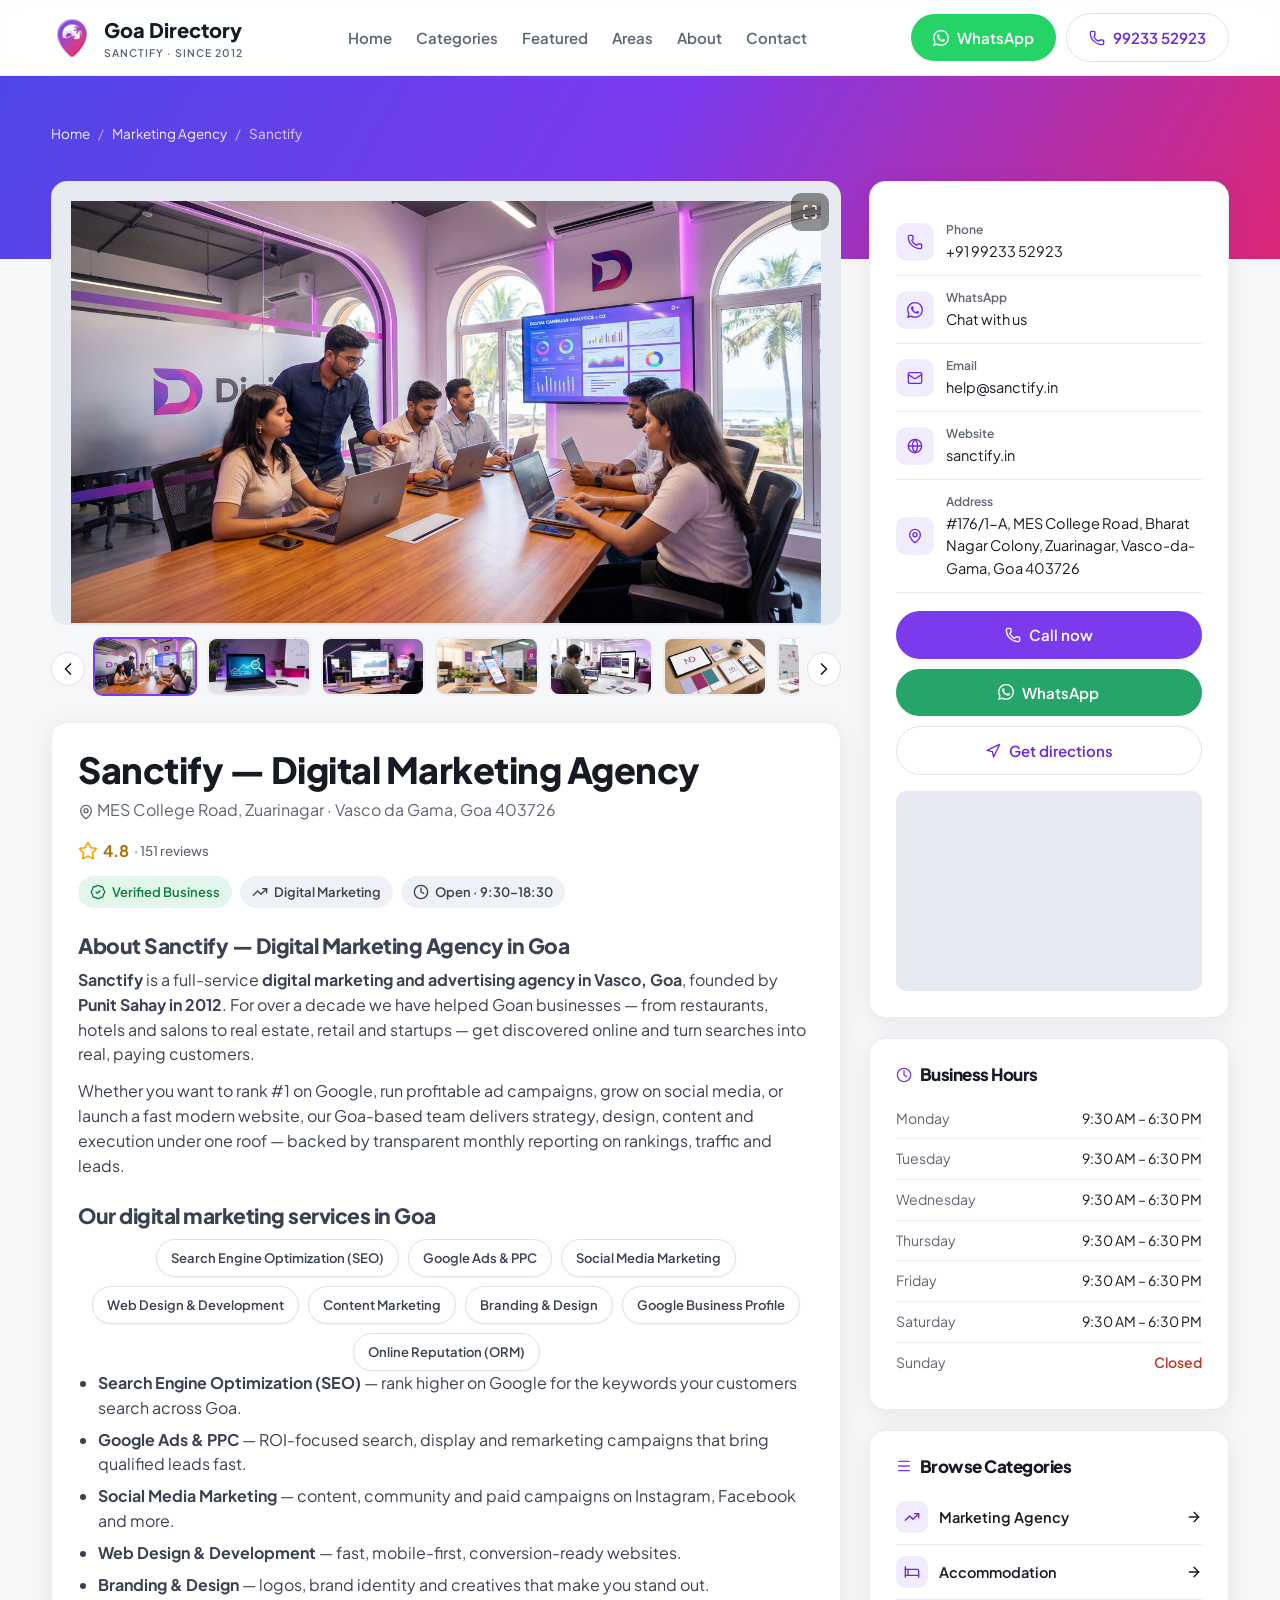
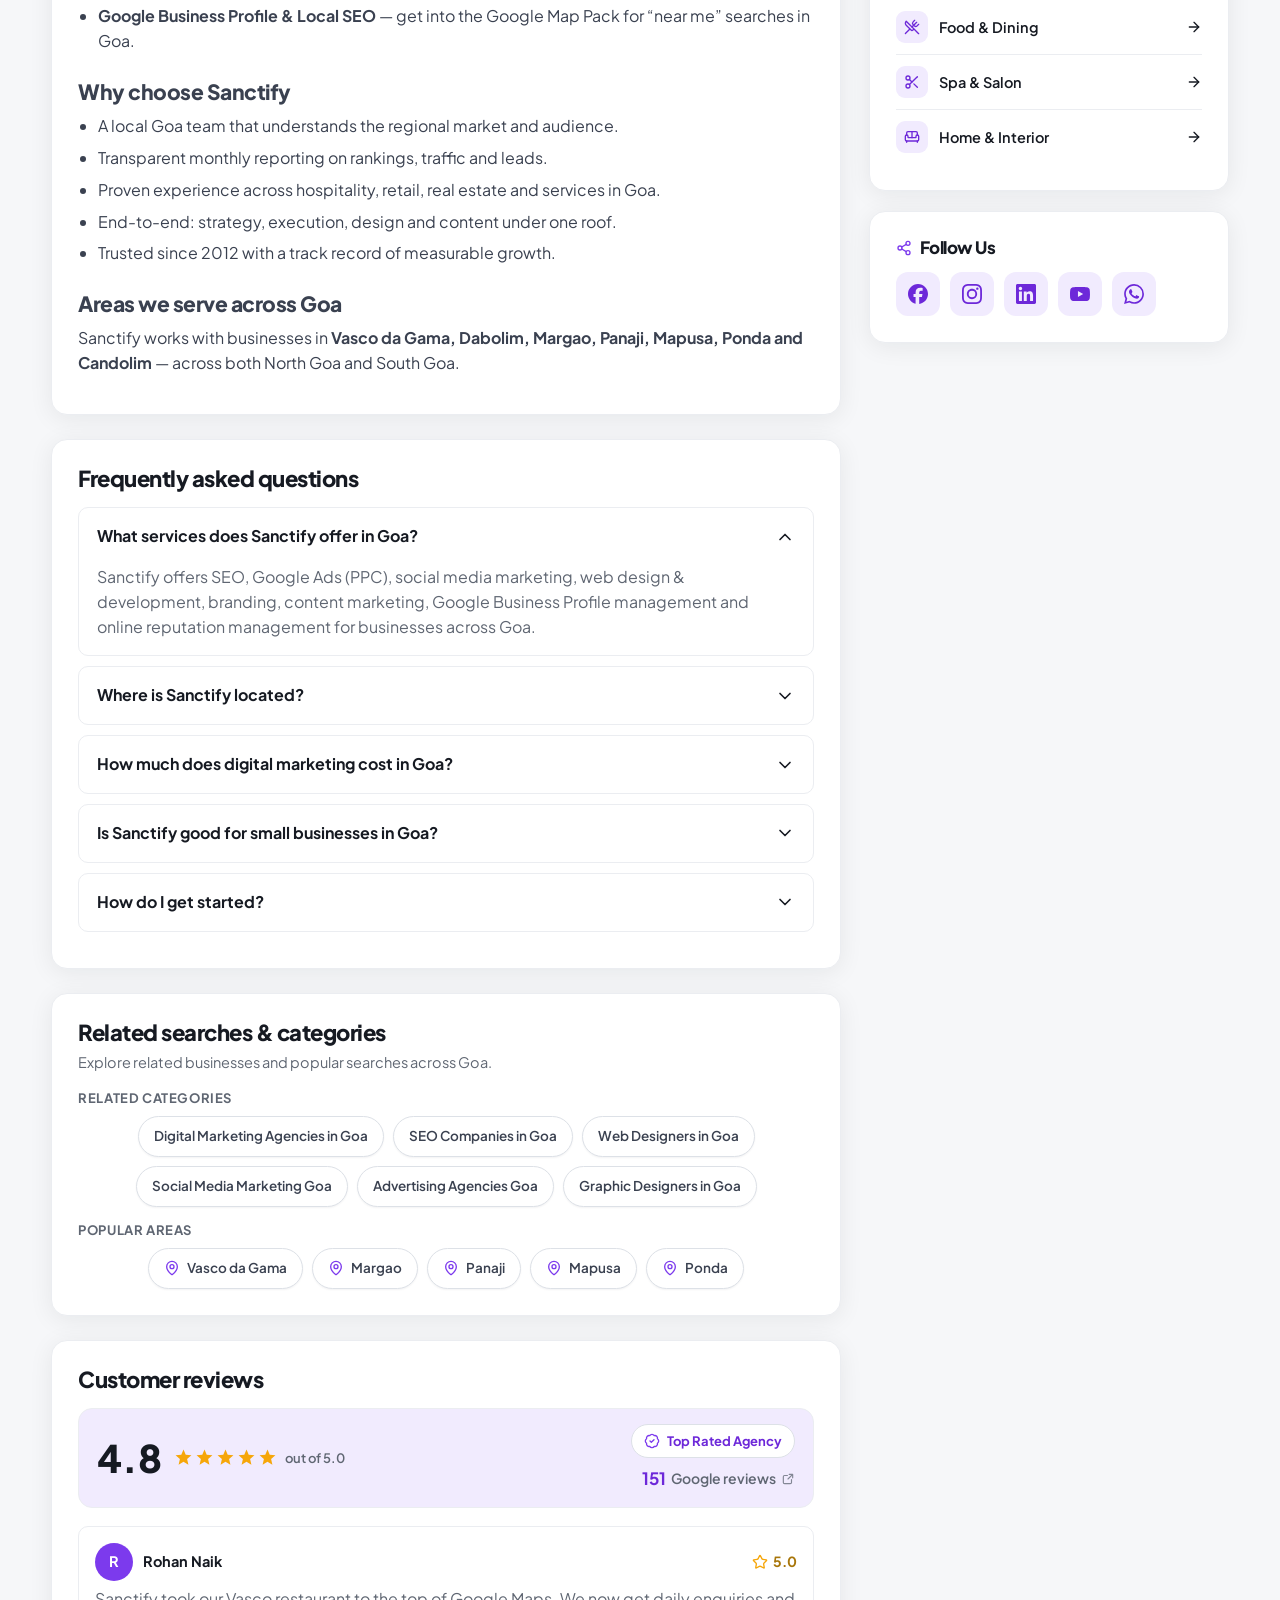
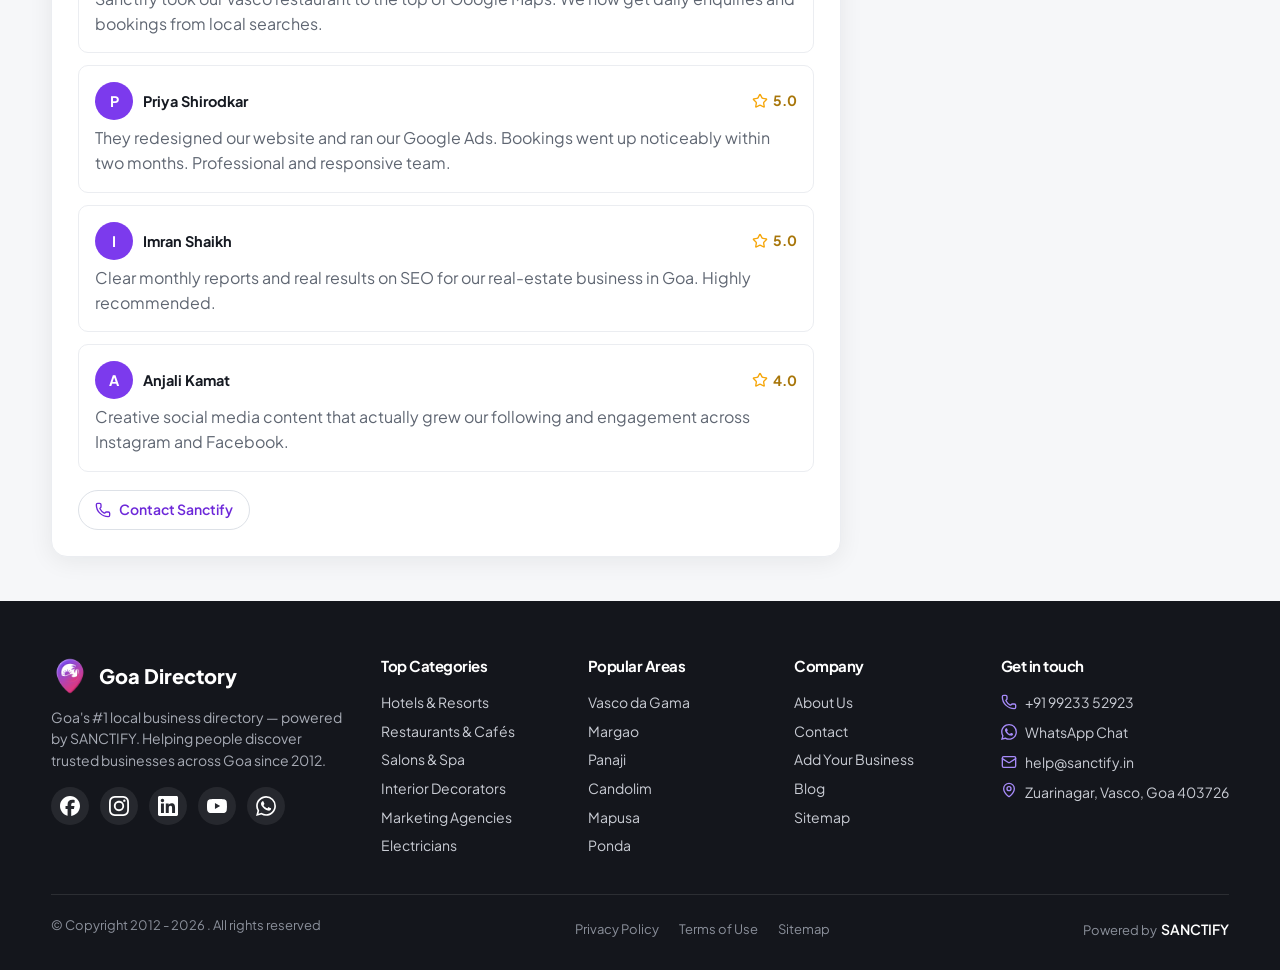
<file: listing.html>
<!DOCTYPE html>
<html lang="en-IN" data-theme="v5">
<head>
<meta charset="UTF-8">
<meta name="viewport" content="width=device-width, initial-scale=1.0">
<title>Sanctify — Digital Marketing Agency in Goa | SEO, Ads &amp; Web Design</title>
<meta name="description" content="Sanctify is a leading digital marketing agency in Vasco, Goa (since 2012) — SEO, Google Ads, social media marketing, web design, branding &amp; Google Business Profile. Call +91 99233 52923 for a free consultation.">
<meta name="keywords" content="digital marketing agency in Goa, SEO company Goa, Google Ads Goa, social media marketing Goa, web design Vasco, branding agency Goa, Sanctify">
<meta name="author" content="Sanctify">
<link rel="canonical" href="https://www.goa.sanctify.biz/listings/sanctify-digital-marketing-agency-goa">

<meta property="og:type" content="business.business">
<meta property="og:site_name" content="Goa Business Directory — Sanctify.biz">
<meta property="og:title" content="Sanctify — Digital Marketing Agency in Vasco, Goa">
<meta property="og:url" content="https://www.goa.sanctify.biz/listings/sanctify-digital-marketing-agency-goa">
<meta property="og:description" content="Full-service digital marketing agency in Goa — SEO, Google Ads, social media, web design &amp; branding. Serving Goa since 2012.">
<meta property="og:image" content="https://www.goa.sanctify.biz/assets/sanctify-1.jpg">
<meta name="twitter:card" content="summary_large_image">
<meta name="twitter:title" content="Sanctify — Digital Marketing Agency in Goa">
<meta name="twitter:description" content="SEO, Google Ads, social media, web design & branding in Goa since 2012.">
<meta name="twitter:image" content="https://www.goa.sanctify.biz/assets/sanctify-1.jpg">
<meta name="geo.region" content="IN-GA">
<meta name="geo.placename" content="Vasco da Gama, Goa">
<meta name="geo.position" content="15.3860;73.8157">
<meta name="robots" content="index,follow,max-image-preview:large">
<meta name="theme-color" content="#7c3aed">

<link rel="icon" type="image/png" sizes="32x32" href="assets/favicon-32.png">
<link rel="icon" type="image/png" sizes="16x16" href="assets/favicon-16.png">
<link rel="icon" href="assets/favicon.ico" sizes="any">
<link rel="apple-touch-icon" href="assets/apple-touch-icon.png">

<link rel="preconnect" href="https://fonts.googleapis.com">
<link rel="preconnect" href="https://fonts.gstatic.com" crossorigin>
<link href="https://fonts.googleapis.com/css2?family=Plus+Jakarta+Sans:wght@400;500;600;700;800&display=swap" rel="stylesheet">
<link rel="stylesheet" href="assets/style.css?v=25">

<script type="application/ld+json">
{
  "@context": "https://schema.org",
  "@type": ["LocalBusiness","ProfessionalService","MarketingAgency"],
  "@id": "https://www.goa.sanctify.biz/listings/sanctify-digital-marketing-agency-goa#business",
  "name": "Sanctify — Digital Marketing Agency",
  "alternateName": "Sanctify Advertising & Digital Marketing Agency",
  "description": "Sanctify is a full-service digital marketing and advertising agency in Vasco, Goa, established in 2012. Services include SEO, Google Ads (PPC), social media marketing, web design & development, branding, content marketing, Google Business Profile management and online reputation management.",
  "image": ["https://www.goa.sanctify.biz/assets/sanctify-1.jpg","https://www.goa.sanctify.biz/assets/sanctify-5.jpg"],
  "logo": "https://www.goa.sanctify.biz/assets/logo.png",
  "url": "https://www.goa.sanctify.biz/listings/sanctify-digital-marketing-agency-goa",
  "telephone": "+91-9923352923",
  "email": "help@sanctify.in",
  "priceRange": "₹₹",
  "foundingDate": "2012",
  "founder": { "@type": "Person", "name": "Punit Sahay" },
  "address": { "@type": "PostalAddress", "streetAddress": "176/1-A, MES College Road, Bharat Nagar Colony, Zuarinagar", "addressLocality": "Vasco da Gama", "addressRegion": "Goa", "postalCode": "403726", "addressCountry": "IN" },
  "geo": { "@type": "GeoCoordinates", "latitude": 15.392332, "longitude": 73.863758 },
  "hasMap": "https://www.google.com/maps?q=15.392332,73.863758",
  "areaServed": [{"@type":"AdministrativeArea","name":"Goa"},{"@type":"City","name":"Vasco da Gama"},{"@type":"City","name":"Margao"},{"@type":"City","name":"Panaji"}],
  "openingHoursSpecification": [{ "@type": "OpeningHoursSpecification", "dayOfWeek": ["Monday","Tuesday","Wednesday","Thursday","Friday","Saturday"], "opens": "09:30", "closes": "18:30" }],
  "sameAs": ["https://www.sanctify.in/","https://blog.goa.guru/","https://www.facebook.com/sanctifygoa","https://www.instagram.com/sanctifygoa","https://www.linkedin.com/company/sanctify","https://www.youtube.com/c/SanctifyGoa"],
  "hasOfferCatalog": {
    "@type": "OfferCatalog",
    "name": "Digital Marketing Services",
    "itemListElement": [
      {"@type":"Offer","itemOffered":{"@type":"Service","name":"Search Engine Optimization (SEO)"}},
      {"@type":"Offer","itemOffered":{"@type":"Service","name":"Google Ads & PPC Management"}},
      {"@type":"Offer","itemOffered":{"@type":"Service","name":"Social Media Marketing"}},
      {"@type":"Offer","itemOffered":{"@type":"Service","name":"Web Design & Development"}},
      {"@type":"Offer","itemOffered":{"@type":"Service","name":"Branding & Graphic Design"}},
      {"@type":"Offer","itemOffered":{"@type":"Service","name":"Content Marketing"}},
      {"@type":"Offer","itemOffered":{"@type":"Service","name":"Google Business Profile Management"}},
      {"@type":"Offer","itemOffered":{"@type":"Service","name":"Online Reputation Management"}}
    ]
  },
  "aggregateRating": { "@type": "AggregateRating", "ratingValue": "4.8", "reviewCount": "151", "bestRating": "5" },
  "review": [
    {"@type":"Review","author":{"@type":"Person","name":"Rohan Naik"},"reviewRating":{"@type":"Rating","ratingValue":"5"},"reviewBody":"Sanctify took our Vasco restaurant to the top of Google Maps. We now get daily enquiries from local searches."},
    {"@type":"Review","author":{"@type":"Person","name":"Priya Shirodkar"},"reviewRating":{"@type":"Rating","ratingValue":"5"},"reviewBody":"They redesigned our website and ran our Google Ads. Bookings went up noticeably within two months."},
    {"@type":"Review","author":{"@type":"Person","name":"Imran Shaikh"},"reviewRating":{"@type":"Rating","ratingValue":"5"},"reviewBody":"Professional team, clear monthly reports and real results on SEO for our real-estate business in Goa."},
    {"@type":"Review","author":{"@type":"Person","name":"Anjali Kamat"},"reviewRating":{"@type":"Rating","ratingValue":"4"},"reviewBody":"Creative social media content that actually grew our following and engagement. Highly recommend in Goa."}
  ]
}
</script>
<script type="application/ld+json">
{ "@context":"https://schema.org","@type":"FAQPage","mainEntity":[
  {"@type":"Question","name":"What services does Sanctify offer in Goa?","acceptedAnswer":{"@type":"Answer","text":"Sanctify offers SEO, Google Ads (PPC), social media marketing, web design & development, branding, content marketing, Google Business Profile management and online reputation management for businesses across Goa."}},
  {"@type":"Question","name":"Where is Sanctify located?","acceptedAnswer":{"@type":"Answer","text":"Sanctify is based in Zuarinagar, Dabolim, Vasco da Gama, Goa 403726 and serves clients across Vasco, Margao, Panaji, Mapusa and all of Goa."}},
  {"@type":"Question","name":"How much does digital marketing cost in Goa?","acceptedAnswer":{"@type":"Answer","text":"Pricing depends on your goals and services. Sanctify offers flexible monthly packages for SEO, ads and social media. Call +91 99233 52923 for a free consultation and custom quote."}},
  {"@type":"Question","name":"Is Sanctify good for small businesses in Goa?","acceptedAnswer":{"@type":"Answer","text":"Yes. Sanctify has helped restaurants, hotels, salons, real-estate and retail businesses across Goa grow online since 2012, with transparent reporting and a local team."}}
]}
</script>
<script type="application/ld+json">
{ "@context":"https://schema.org","@type":"BreadcrumbList","itemListElement":[
  {"@type":"ListItem","position":1,"name":"Home","item":"https://www.goa.sanctify.biz/"},
  {"@type":"ListItem","position":2,"name":"Marketing Agency","item":"https://www.goa.sanctify.biz/categories/marketing-agency-goa"},
  {"@type":"ListItem","position":3,"name":"Sanctify — Digital Marketing Agency"}
]}
</script>
</head>
<body data-phone="9923352923" data-wa="919923352923">

<header>
  <div class="container nav">
    <a href="index.html" class="brand"><img class="brandmark" src="assets/logo.png?v=25" alt="Goa Directory logo" width="42" height="42"><span>Goa Directory<small>SANCTIFY · SINCE 2012</small></span></a>
    <nav class="nav-links"><a href="index.html">Home</a><a href="index.html#categories">Categories</a><a href="index.html#featured">Featured</a><a href="index.html#areas">Areas</a><a href="index.html">About</a><a href="index.html">Contact</a></nav>
    <div class="nav-cta">
      <a href="https://wa.me/919923352923" class="btn btn-wa" aria-label="Chat on WhatsApp"><svg class="ic ic-sm"><use href="assets/sprite.svg#b-whatsapp"/></svg> WhatsApp</a>
      <a href="tel:9923352923" class="btn btn-ghost"><svg class="ic ic-sm"><use href="assets/sprite.svg#i-phone"/></svg> 99233 52923</a>
    </div>
    <button class="menu-btn" aria-label="Open menu"><svg class="ic ic-lg"><use href="assets/sprite.svg#i-menu"/></svg></button>
  </div>
</header>

<div class="detail-hero">
  <div class="container">
    <nav class="crumb" aria-label="Breadcrumb">
      <a href="index.html">Home</a><span class="sep">/</span>
      <a href="category.html">Marketing Agency</a><span class="sep">/</span>
      <span>Sanctify</span>
    </nav>
  </div>
</div>

<div class="container">
  <div class="detail-grid">

    <!-- MAIN -->
    <main>
      <div class="gallery" id="gallery">
        <div class="gstage" id="gstage" role="button" tabindex="0" aria-label="Open image in full screen">
          <figure class="gslide is-active"><img src="assets/sanctify-1.jpg" alt="Sanctify digital marketing agency team working in their Goa office"></figure>
          <figure class="gslide"><img src="assets/sanctify-2.jpg" alt="SEO services in Goa — improving Google search rankings for local businesses"></figure>
          <figure class="gslide"><img src="assets/sanctify-3.jpg" alt="Google Ads and PPC campaign management in Goa by Sanctify"></figure>
          <figure class="gslide"><img src="assets/sanctify-4.jpg" alt="Social media marketing services in Goa"></figure>
          <figure class="gslide"><img src="assets/sanctify-5.jpg" alt="Web design and development company in Goa"></figure>
          <figure class="gslide"><img src="assets/sanctify-6.jpg" alt="Branding and graphic design services in Goa"></figure>
          <figure class="gslide"><img src="assets/sanctify-7.jpg" alt="Content marketing and copywriting services in Goa"></figure>
          <figure class="gslide"><img src="assets/sanctify-8.jpg" alt="Local SEO and Google Business Profile management in Goa"></figure>
          <figure class="gslide"><img src="assets/sanctify-9.jpg" alt="Marketing analytics and monthly performance reporting"></figure>
          <figure class="gslide"><img src="assets/sanctify-10.jpg" alt="Online reputation management and reviews in Goa"></figure>
          <figure class="gslide"><img src="assets/sanctify-11.jpg" alt="Sanctify marketing team celebrating client business growth in Goa"></figure>
          <button class="gexpand" type="button" aria-label="View full size"><svg class="ic ic-sm"><use href="assets/sprite.svg#i-maximize"/></svg></button>
        </div>
        <div class="gthumbs-wrap">
          <button class="gthumb-nav prev" type="button" aria-label="Previous thumbnails"><svg class="ic"><use href="assets/sprite.svg#i-chevron-left"/></svg></button>
          <div class="gthumbs" id="gthumbs">
            <button class="gthumb is-active" type="button" data-i="0" aria-label="Show image 1"><img src="assets/sanctify-1.jpg" alt=""></button>
            <button class="gthumb" type="button" data-i="1" aria-label="Show image 2"><img src="assets/sanctify-2.jpg" alt=""></button>
            <button class="gthumb" type="button" data-i="2" aria-label="Show image 3"><img src="assets/sanctify-3.jpg" alt=""></button>
            <button class="gthumb" type="button" data-i="3" aria-label="Show image 4"><img src="assets/sanctify-4.jpg" alt=""></button>
            <button class="gthumb" type="button" data-i="4" aria-label="Show image 5"><img src="assets/sanctify-5.jpg" alt=""></button>
            <button class="gthumb" type="button" data-i="5" aria-label="Show image 6"><img src="assets/sanctify-6.jpg" alt=""></button>
            <button class="gthumb" type="button" data-i="6" aria-label="Show image 7"><img src="assets/sanctify-7.jpg" alt=""></button>
            <button class="gthumb" type="button" data-i="7" aria-label="Show image 8"><img src="assets/sanctify-8.jpg" alt=""></button>
            <button class="gthumb" type="button" data-i="8" aria-label="Show image 9"><img src="assets/sanctify-9.jpg" alt=""></button>
            <button class="gthumb" type="button" data-i="9" aria-label="Show image 10"><img src="assets/sanctify-10.jpg" alt=""></button>
            <button class="gthumb" type="button" data-i="10" aria-label="Show image 11"><img src="assets/sanctify-11.jpg" alt=""></button>
          </div>
          <button class="gthumb-nav next" type="button" aria-label="Next thumbnails"><svg class="ic"><use href="assets/sprite.svg#i-chevron-right"/></svg></button>
        </div>
      </div>
      <div class="panel">
        <div class="ltitle">
          <div>
            <h1>Sanctify — Digital Marketing Agency</h1>
            <div class="loc" style="color:var(--muted);margin-top:8px"><svg class="ic ic-sm"><use href="assets/sprite.svg#i-map-pin"/></svg> MES College Road, Zuarinagar · Vasco da Gama, Goa 403726</div>
          </div>
          <span class="rating" style="font-size:16px"><svg class="ic"><use href="assets/sprite.svg#i-star"/></svg> 4.8 <small>· 151 reviews</small></span>
        </div>
        <div class="badges">
          <span class="badge verify"><svg class="ic ic-sm"><use href="assets/sprite.svg#i-badge-check"/></svg> Verified Business</span>
          <span class="badge"><svg class="ic ic-sm"><use href="assets/sprite.svg#i-trending-up"/></svg> Digital Marketing</span>
          <span class="badge"><svg class="ic ic-sm"><use href="assets/sprite.svg#i-clock"/></svg> Open · 9:30–18:30</span>
        </div>

        <div class="prose">
          <h2>About Sanctify — Digital Marketing Agency in Goa</h2>
          <p><strong>Sanctify</strong> is a full-service <strong>digital marketing and advertising agency in Vasco, Goa</strong>, founded by <strong>Punit Sahay in 2012</strong>. For over a decade we have helped Goan businesses — from restaurants, hotels and salons to real estate, retail and startups — get discovered online and turn searches into real, paying customers.</p>
          <p>Whether you want to rank #1 on Google, run profitable ad campaigns, grow on social media, or launch a fast modern website, our Goa-based team delivers strategy, design, content and execution under one roof — backed by transparent monthly reporting on rankings, traffic and leads.</p>

          <h2>Our digital marketing services in Goa</h2>
          <div class="chips">
            <span class="chip">Search Engine Optimization (SEO)</span>
            <span class="chip">Google Ads &amp; PPC</span>
            <span class="chip">Social Media Marketing</span>
            <span class="chip">Web Design &amp; Development</span>
            <span class="chip">Content Marketing</span>
            <span class="chip">Branding &amp; Design</span>
            <span class="chip">Google Business Profile</span>
            <span class="chip">Online Reputation (ORM)</span>
          </div>
          <ul class="svc-list">
            <li><strong>Search Engine Optimization (SEO)</strong> — rank higher on Google for the keywords your customers search across Goa.</li>
            <li><strong>Google Ads &amp; PPC</strong> — ROI-focused search, display and remarketing campaigns that bring qualified leads fast.</li>
            <li><strong>Social Media Marketing</strong> — content, community and paid campaigns on Instagram, Facebook and more.</li>
            <li><strong>Web Design &amp; Development</strong> — fast, mobile-first, conversion-ready websites.</li>
            <li><strong>Branding &amp; Design</strong> — logos, brand identity and creatives that make you stand out.</li>
            <li><strong>Google Business Profile &amp; Local SEO</strong> — get into the Google Map Pack for “near me” searches in Goa.</li>
          </ul>

          <h2>Why choose Sanctify</h2>
          <ul>
            <li>A local Goa team that understands the regional market and audience.</li>
            <li>Transparent monthly reporting on rankings, traffic and leads.</li>
            <li>Proven experience across hospitality, retail, real estate and services in Goa.</li>
            <li>End-to-end: strategy, execution, design and content under one roof.</li>
            <li>Trusted since 2012 with a track record of measurable growth.</li>
          </ul>

          <h2>Areas we serve across Goa</h2>
          <p>Sanctify works with businesses in <strong>Vasco da Gama, Dabolim, Margao, Panaji, Mapusa, Ponda and Candolim</strong> — across both North Goa and South Goa.</p>
        </div>
      </div>

      <!-- FAQ -->
      <div class="panel" style="margin-top:24px">
        <h2 style="font-size:22px;font-weight:800;margin-bottom:16px">Frequently asked questions</h2>
        <details class="faq" open><summary>What services does Sanctify offer in Goa? <svg class="ic"><use href="assets/sprite.svg#i-chevron-down"/></svg></summary><div class="ans">Sanctify offers SEO, Google Ads (PPC), social media marketing, web design &amp; development, branding, content marketing, Google Business Profile management and online reputation management for businesses across Goa.</div></details>
        <details class="faq"><summary>Where is Sanctify located? <svg class="ic"><use href="assets/sprite.svg#i-chevron-down"/></svg></summary><div class="ans">Sanctify is based in Zuarinagar, Dabolim, Vasco da Gama, Goa 403726 and serves clients across Vasco, Margao, Panaji, Mapusa and all of Goa.</div></details>
        <details class="faq"><summary>How much does digital marketing cost in Goa? <svg class="ic"><use href="assets/sprite.svg#i-chevron-down"/></svg></summary><div class="ans">Pricing depends on your goals and the services you need. Sanctify offers flexible monthly packages for SEO, ads and social media. Call +91 99233 52923 for a free consultation and a custom quote.</div></details>
        <details class="faq"><summary>Is Sanctify good for small businesses in Goa? <svg class="ic"><use href="assets/sprite.svg#i-chevron-down"/></svg></summary><div class="ans">Yes. Since 2012 Sanctify has helped restaurants, hotels, salons, real-estate and retail businesses across Goa grow online, with a local team and transparent reporting.</div></details>
        <details class="faq"><summary>How do I get started? <svg class="ic"><use href="assets/sprite.svg#i-chevron-down"/></svg></summary><div class="ans">Call or WhatsApp +91 99233 52923, or email help@sanctify.in. We start with a free consultation and audit, then build a plan tailored to your business.</div></details>
      </div>

      <!-- Related tags (internal linking) -->
      <div class="panel" style="margin-top:24px">
        <h2 style="font-size:22px;font-weight:800;margin-bottom:6px">Related searches &amp; categories</h2>
        <p style="color:var(--muted);margin-bottom:18px;font-size:14.5px">Explore related businesses and popular searches across Goa.</p>
        <div class="tag-group">
          <h3>Related categories</h3>
          <div class="tag-cloud">
            <a href="category.html">Digital Marketing Agencies in Goa</a>
            <a href="category.html">SEO Companies in Goa</a>
            <a href="category.html">Web Designers in Goa</a>
            <a href="category.html">Social Media Marketing Goa</a>
            <a href="category.html">Advertising Agencies Goa</a>
            <a href="category.html">Graphic Designers in Goa</a>
          </div>
        </div>
        <div class="tag-group">
          <h3>Popular areas</h3>
          <div class="tag-cloud">
            <a href="category.html"><svg class="ic ic-sm"><use href="assets/sprite.svg#i-map-pin"/></svg> Vasco da Gama</a>
            <a href="category.html"><svg class="ic ic-sm"><use href="assets/sprite.svg#i-map-pin"/></svg> Margao</a>
            <a href="category.html"><svg class="ic ic-sm"><use href="assets/sprite.svg#i-map-pin"/></svg> Panaji</a>
            <a href="category.html"><svg class="ic ic-sm"><use href="assets/sprite.svg#i-map-pin"/></svg> Mapusa</a>
            <a href="category.html"><svg class="ic ic-sm"><use href="assets/sprite.svg#i-map-pin"/></svg> Ponda</a>
          </div>
        </div>
      </div>

      <!-- Reviews (after FAQ) -->
      <div class="panel" style="margin-top:24px">
        <h2 style="font-size:22px;font-weight:800;margin-bottom:16px">Customer reviews</h2>
        <div class="rev-summary">
          <div class="rev-score">
            <b>4.8</b>
            <div class="rev-stars" aria-label="Rated 4.8 out of 5">
              <span class="stars" aria-hidden="true">
                <svg viewBox="0 0 24 24"><path d="M12 17.27 18.18 21l-1.64-7.03L22 9.24l-7.19-.61L12 2 9.19 8.63 2 9.24l5.46 4.73L5.82 21z"/></svg><svg viewBox="0 0 24 24"><path d="M12 17.27 18.18 21l-1.64-7.03L22 9.24l-7.19-.61L12 2 9.19 8.63 2 9.24l5.46 4.73L5.82 21z"/></svg><svg viewBox="0 0 24 24"><path d="M12 17.27 18.18 21l-1.64-7.03L22 9.24l-7.19-.61L12 2 9.19 8.63 2 9.24l5.46 4.73L5.82 21z"/></svg><svg viewBox="0 0 24 24"><path d="M12 17.27 18.18 21l-1.64-7.03L22 9.24l-7.19-.61L12 2 9.19 8.63 2 9.24l5.46 4.73L5.82 21z"/></svg><svg viewBox="0 0 24 24"><path d="M12 17.27 18.18 21l-1.64-7.03L22 9.24l-7.19-.61L12 2 9.19 8.63 2 9.24l5.46 4.73L5.82 21z"/></svg>
              </span>
              <span class="rev-out">out of 5.0</span>
            </div>
          </div>
          <div class="rev-meta">
            <span class="rev-badge"><svg class="ic ic-sm"><use href="assets/sprite.svg#i-badge-check"/></svg> Top Rated Agency</span>
            <a class="rev-total" href="https://www.google.com/maps/search/?api=1&amp;query=Sanctify%20Digital%20Marketing%20Agency%20MES%20College%20Road%20Zuarinagar%20Goa" target="_blank" rel="noopener"><strong>151</strong> Google reviews <svg class="rev-ext" viewBox="0 0 24 24" aria-hidden="true"><path d="M14 4h6v6M20 4l-8 8M18 13v5a2 2 0 0 1-2 2H6a2 2 0 0 1-2-2V8a2 2 0 0 1 2-2h5"/></svg></a>
          </div>
        </div>
        <div class="review">
          <div class="top"><div class="rev-user"><span class="avatar">R</span> Rohan Naik</div><span class="rating"><svg class="ic ic-sm"><use href="assets/sprite.svg#i-star"/></svg> 5.0</span></div>
          <p style="color:var(--muted)">Sanctify took our Vasco restaurant to the top of Google Maps. We now get daily enquiries and bookings from local searches.</p>
        </div>
        <div class="review">
          <div class="top"><div class="rev-user"><span class="avatar">P</span> Priya Shirodkar</div><span class="rating"><svg class="ic ic-sm"><use href="assets/sprite.svg#i-star"/></svg> 5.0</span></div>
          <p style="color:var(--muted)">They redesigned our website and ran our Google Ads. Bookings went up noticeably within two months. Professional and responsive team.</p>
        </div>
        <div class="review">
          <div class="top"><div class="rev-user"><span class="avatar">I</span> Imran Shaikh</div><span class="rating"><svg class="ic ic-sm"><use href="assets/sprite.svg#i-star"/></svg> 5.0</span></div>
          <p style="color:var(--muted)">Clear monthly reports and real results on SEO for our real-estate business in Goa. Highly recommended.</p>
        </div>
        <div class="review">
          <div class="top"><div class="rev-user"><span class="avatar">A</span> Anjali Kamat</div><span class="rating"><svg class="ic ic-sm"><use href="assets/sprite.svg#i-star"/></svg> 4.0</span></div>
          <p style="color:var(--muted)">Creative social media content that actually grew our following and engagement across Instagram and Facebook.</p>
        </div>
        <a href="tel:9923352923" class="btn btn-ghost btn-sm" style="margin-top:6px"><svg class="ic ic-sm"><use href="assets/sprite.svg#i-phone"/></svg> Contact Sanctify</a>
      </div>
    </main>

    <!-- SIDEBAR -->
    <aside>
      <div class="panel">
        <div class="contact-row"><span class="ci"><svg class="ic ic-sm"><use href="assets/sprite.svg#i-phone"/></svg></span><div><b>Phone</b><a href="tel:9923352923">+91 99233 52923</a></div></div>
        <div class="contact-row"><span class="ci"><svg class="ic ic-sm"><use href="assets/sprite.svg#b-whatsapp"/></svg></span><div><b>WhatsApp</b><a href="https://wa.me/919923352923">Chat with us</a></div></div>
        <div class="contact-row"><span class="ci"><svg class="ic ic-sm"><use href="assets/sprite.svg#i-mail"/></svg></span><div><b>Email</b><a href="mailto:help@sanctify.in">help@sanctify.in</a></div></div>
        <div class="contact-row"><span class="ci"><svg class="ic ic-sm"><use href="assets/sprite.svg#i-globe"/></svg></span><div><b>Website</b><a href="https://www.sanctify.in" target="_blank" rel="noopener">sanctify.in</a></div></div>
        <div class="contact-row"><span class="ci"><svg class="ic ic-sm"><use href="assets/sprite.svg#i-map-pin"/></svg></span><div><b>Address</b>#176/1-A, MES College Road, Bharat Nagar Colony, Zuarinagar, Vasco-da-Gama, Goa 403726</div></div>

        <div class="side-cta">
          <a href="tel:9923352923" class="btn btn-primary btn-block"><svg class="ic ic-sm"><use href="assets/sprite.svg#i-phone"/></svg> Call now</a>
          <a href="https://wa.me/919923352923" class="btn btn-accent btn-block"><svg class="ic ic-sm"><use href="assets/sprite.svg#b-whatsapp"/></svg> WhatsApp</a>
          <a href="https://www.google.com/maps/search/?api=1&amp;query=15.392332,73.863758" target="_blank" rel="noopener" class="btn btn-ghost btn-block"><svg class="ic ic-sm"><use href="assets/sprite.svg#i-navigation"/></svg> Get directions</a>
        </div>

        <div class="map-embed"><iframe src="https://maps.google.com/maps?q=15.392332,73.863758&amp;z=16&amp;hl=en&amp;output=embed" width="100%" height="100%" style="border:0" loading="lazy" referrerpolicy="no-referrer-when-downgrade" title="Sanctify — Digital Marketing Agency location on Google Maps"></iframe></div>
      </div>

      <!-- Business Hours -->
      <div class="panel" style="margin-top:20px">
        <h2 class="side-title"><svg class="ic ic-sm"><use href="assets/sprite.svg#i-clock"/></svg> Business Hours</h2>
        <div class="hours">
          <div class="hours-row"><span>Monday</span><span>9:30 AM – 6:30 PM</span></div>
          <div class="hours-row"><span>Tuesday</span><span>9:30 AM – 6:30 PM</span></div>
          <div class="hours-row"><span>Wednesday</span><span>9:30 AM – 6:30 PM</span></div>
          <div class="hours-row"><span>Thursday</span><span>9:30 AM – 6:30 PM</span></div>
          <div class="hours-row"><span>Friday</span><span>9:30 AM – 6:30 PM</span></div>
          <div class="hours-row"><span>Saturday</span><span>9:30 AM – 6:30 PM</span></div>
          <div class="hours-row"><span>Sunday</span><span class="closed">Closed</span></div>
        </div>
      </div>

      <!-- Browse Categories -->
      <div class="panel" style="margin-top:20px">
        <h2 class="side-title"><svg class="ic ic-sm"><use href="assets/sprite.svg#i-menu"/></svg> Browse Categories</h2>
        <nav class="side-cats">
          <a href="category.html"><span class="l"><span class="ci"><svg class="ic ic-sm"><use href="assets/sprite.svg#i-trending-up"/></svg></span> Marketing Agency</span><svg class="ic ic-sm"><use href="assets/sprite.svg#i-arrow-right"/></svg></a>
          <a href="category.html"><span class="l"><span class="ci"><svg class="ic ic-sm"><use href="assets/sprite.svg#i-bed"/></svg></span> Accommodation</span><svg class="ic ic-sm"><use href="assets/sprite.svg#i-arrow-right"/></svg></a>
          <a href="category.html"><span class="l"><span class="ci"><svg class="ic ic-sm"><use href="assets/sprite.svg#i-utensils-crossed"/></svg></span> Food &amp; Dining</span><svg class="ic ic-sm"><use href="assets/sprite.svg#i-arrow-right"/></svg></a>
          <a href="category.html"><span class="l"><span class="ci"><svg class="ic ic-sm"><use href="assets/sprite.svg#i-scissors"/></svg></span> Spa &amp; Salon</span><svg class="ic ic-sm"><use href="assets/sprite.svg#i-arrow-right"/></svg></a>
          <a href="category.html"><span class="l"><span class="ci"><svg class="ic ic-sm"><use href="assets/sprite.svg#i-sofa"/></svg></span> Home &amp; Interior</span><svg class="ic ic-sm"><use href="assets/sprite.svg#i-arrow-right"/></svg></a>
        </nav>
      </div>

      <!-- Follow Us -->
      <div class="panel" style="margin-top:20px">
        <h2 class="side-title"><svg class="ic ic-sm"><use href="assets/sprite.svg#i-share-2"/></svg> Follow Us</h2>
        <div class="side-social">
          <a href="https://www.facebook.com/sanctifygoa" aria-label="Facebook"><svg class="ic"><use href="assets/sprite.svg#b-facebook"/></svg></a>
          <a href="https://www.instagram.com/sanctifygoa" aria-label="Instagram"><svg class="ic"><use href="assets/sprite.svg#b-instagram"/></svg></a>
          <a href="https://www.linkedin.com/company/sanctify" aria-label="LinkedIn"><svg class="ic"><use href="assets/sprite.svg#b-linkedin"/></svg></a>
          <a href="https://www.youtube.com/c/SanctifyGoa" aria-label="YouTube"><svg class="ic"><use href="assets/sprite.svg#b-youtube"/></svg></a>
          <a href="https://wa.me/919923352923" aria-label="WhatsApp"><svg class="ic"><use href="assets/sprite.svg#b-whatsapp"/></svg></a>
        </div>
      </div>
    </aside>

  </div>
</div>

<footer>
  <div class="container">
    <div class="fcols">
      <div class="fabout">
        <div class="fbrand"><img class="brandmark" src="assets/logo.png?v=25" alt="Goa Directory logo" width="38" height="38"> Goa Directory</div>
        <p>Goa's #1 local business directory — powered by SANCTIFY. Helping people discover trusted businesses across Goa since 2012.</p>
        <div class="soc">
          <a href="https://www.facebook.com/sanctifygoa" aria-label="Facebook"><svg class="ic"><use href="assets/sprite.svg#b-facebook"/></svg></a>
          <a href="https://www.instagram.com/sanctifygoa" aria-label="Instagram"><svg class="ic"><use href="assets/sprite.svg#b-instagram"/></svg></a>
          <a href="https://www.linkedin.com/company/sanctify" aria-label="LinkedIn"><svg class="ic"><use href="assets/sprite.svg#b-linkedin"/></svg></a>
          <a href="https://www.youtube.com/c/SanctifyGoa" aria-label="YouTube"><svg class="ic"><use href="assets/sprite.svg#b-youtube"/></svg></a>
          <a href="https://wa.me/919923352923" aria-label="WhatsApp"><svg class="ic"><use href="assets/sprite.svg#b-whatsapp"/></svg></a>
        </div>
      </div>
      <div>
        <h4>Top Categories</h4>
        <a href="category.html">Hotels &amp; Resorts</a>
        <a href="category.html">Restaurants &amp; Cafés</a>
        <a href="category.html">Salons &amp; Spa</a>
        <a href="category.html">Interior Decorators</a>
        <a href="category.html">Marketing Agencies</a>
        <a href="category.html">Electricians</a>
      </div>
      <div>
        <h4>Popular Areas</h4>
        <a href="category.html">Vasco da Gama</a>
        <a href="category.html">Margao</a>
        <a href="category.html">Panaji</a>
        <a href="category.html">Candolim</a>
        <a href="category.html">Mapusa</a>
        <a href="category.html">Ponda</a>
      </div>
      <div>
        <h4>Company</h4>
        <a href="index.html">About Us</a>
        <a href="index.html">Contact</a>
        <a href="index.html#list">Add Your Business</a>
        <a href="index.html">Blog</a>
        <a href="index.html">Sitemap</a>
      </div>
      <div>
        <h4>Get in touch</h4>
        <div class="fcontact">
          <a href="tel:9923352923"><svg class="ic ic-sm"><use href="assets/sprite.svg#i-phone"/></svg> +91 99233 52923</a>
          <a href="https://wa.me/919923352923"><svg class="ic ic-sm"><use href="assets/sprite.svg#b-whatsapp"/></svg> WhatsApp Chat</a>
          <a href="mailto:help@sanctify.in"><svg class="ic ic-sm"><use href="assets/sprite.svg#i-mail"/></svg> help@sanctify.in</a>
          <span><svg class="ic ic-sm"><use href="assets/sprite.svg#i-map-pin"/></svg> Zuarinagar, Vasco, Goa 403726</span>
        </div>
      </div>
    </div>
    <div class="fbot">
      <span>© Copyright 2012 - <script>document.write(new Date().getFullYear())</script> . All rights reserved</span>
      <nav class="fbot-links"><a href="index.html">Privacy Policy</a><a href="index.html">Terms of Use</a><a href="index.html">Sitemap</a></nav>
      <span>Powered by&nbsp;&nbsp;<a href="https://www.sanctify.in/" class="pw" title="Best Digital Marketing Agency in Goa" aria-label="Best Digital Marketing Agency in Goa">SANCTIFY</a></span>
    </div>
  </div>
</footer>

<!-- Lightbox / full-size gallery viewer -->
<div class="lightbox" id="lightbox" aria-hidden="true" role="dialog" aria-modal="true" aria-label="Image viewer">
  <button class="lb-close" type="button" aria-label="Close viewer"><svg class="ic ic-lg"><use href="assets/sprite.svg#i-x"/></svg></button>
  <button class="lb-nav prev" type="button" aria-label="Previous image"><svg class="ic ic-lg"><use href="assets/sprite.svg#i-chevron-left"/></svg></button>
  <div class="lb-stage gs-a" id="lbStage"></div>
  <button class="lb-nav next" type="button" aria-label="Next image"><svg class="ic ic-lg"><use href="assets/sprite.svg#i-chevron-right"/></svg></button>
  <span class="lb-count" id="lbCount">1 / 11</span>
</div>

<script src="assets/app.js?v=25"></script>
</body>
</html>
</file>
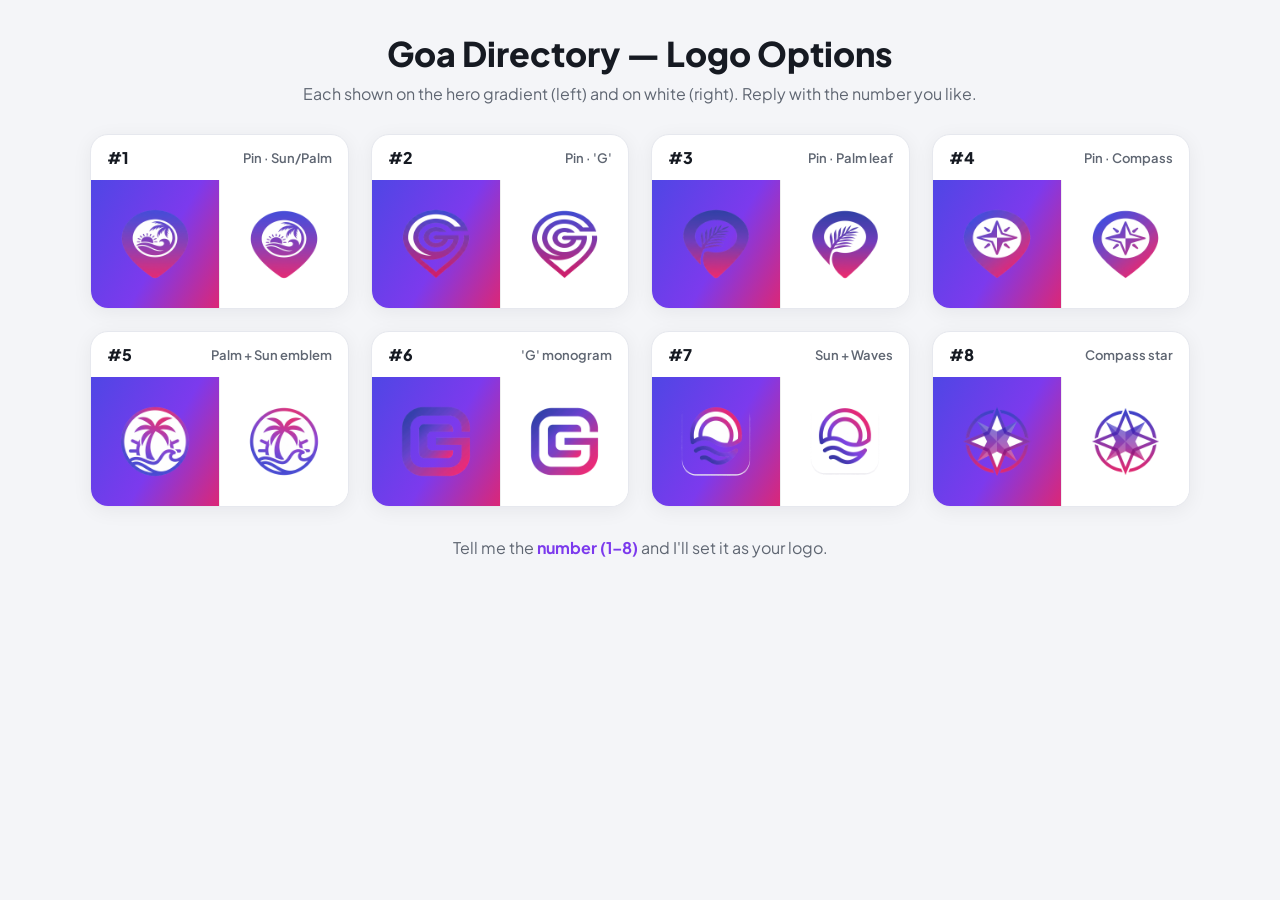
<file: logo-preview.html>
<!DOCTYPE html>
<html lang="en">
<head>
<meta charset="UTF-8">
<meta name="viewport" content="width=device-width, initial-scale=1.0">
<meta name="robots" content="noindex,nofollow">
<title>Goa Directory — Logo Options</title>
<link href="https://fonts.googleapis.com/css2?family=Plus+Jakarta+Sans:wght@400;600;700;800&display=swap" rel="stylesheet">
<style>
  :root{--grad:linear-gradient(120deg,#4f46e5,#7c3aed 55%,#db2777)}
  *{box-sizing:border-box;margin:0;padding:0}
  body{font-family:"Plus Jakarta Sans",system-ui,sans-serif;background:#f4f5f8;color:#161a22;padding:32px 16px 60px}
  .wrap{max-width:1100px;margin:0 auto}
  h1{font-size:clamp(24px,4vw,34px);font-weight:800;text-align:center}
  p.sub{text-align:center;color:#5f6672;margin:8px 0 30px}
  .grid{display:grid;grid-template-columns:repeat(auto-fill,minmax(240px,1fr));gap:22px}
  .card{background:#fff;border:1px solid #e6e8ee;border-radius:18px;overflow:hidden;box-shadow:0 4px 20px rgba(20,24,34,.06)}
  .num{display:flex;align-items:center;justify-content:space-between;padding:12px 16px;font-weight:800}
  .num span{font-size:13px;font-weight:600;color:#5f6672}
  .tiles{display:grid;grid-template-columns:1fr 1fr}
  .tile{aspect-ratio:1;display:grid;place-items:center;padding:26px}
  .tile.grad{background:var(--grad)}
  .tile.white{background:#fff;border-left:1px solid #eee}
  .tile img{width:100%;height:100%;object-fit:contain}
  .hero-demo{margin:34px 0;border-radius:18px;overflow:hidden;border:1px solid #e6e8ee}
  .hero-head{display:flex;align-items:center;gap:11px;background:#fff;padding:14px 20px;font-weight:800;font-size:20px;border-bottom:1px solid #eee}
  .hero-head img{width:42px;height:42px;object-fit:contain}
  .hero-head small{display:block;font-size:10.5px;font-weight:600;color:#5f6672;letter-spacing:1px}
  .hero-band{background:var(--grad);height:90px}
  .pick{text-align:center;margin-top:30px;color:#5f6672}
  .pick b{color:#7c3aed}
</style>
</head>
<body>
<div class="wrap">
  <h1>Goa Directory — Logo Options</h1>
  <p class="sub">Each shown on the hero gradient (left) and on white (right). Reply with the number you like.</p>
  <div class="grid" id="grid"></div>

  <div class="pick">Tell me the <b>number (1–8)</b> and I'll set it as your logo.</div>
</div>
<script>
  var labels=["Pin · Sun/Palm","Pin · 'G'","Pin · Palm leaf","Pin · Compass","Palm + Sun emblem","'G' monogram","Sun + Waves","Compass star"];
  var g=document.getElementById('grid');
  for(var i=1;i<=8;i++){
    g.insertAdjacentHTML('beforeend',
      '<div class="card"><div class="num">#'+i+'<span>'+labels[i-1]+'</span></div>'+
      '<div class="tiles"><div class="tile grad"><img src="assets/opt'+i+'.png?v=8" alt="Logo option '+i+'"></div>'+
      '<div class="tile white"><img src="assets/opt'+i+'.png?v=8" alt="Logo option '+i+' on white"></div></div></div>');
  }
</script>
</body>
</html>
</file>
<file: assets/style.css>
/* ============================================================
   Goa Business Directory — Sanctify | Design System
   Variable-driven theming. Switch via <html data-theme="vN">.
   ============================================================ */
:root{
  /* Neutrals (theme-independent) */
  --bg:#f6f7f9; --card:#ffffff; --ink:#161a22; --muted:#5f6672;
  --line:#ebedf1; --line-2:#dde1e7;
  --accent:#25a56a; --accent-ink:#ffffff;   /* WhatsApp / positive */
  --star:#f6a609;                            /* rating stars */
  --radius:16px; --radius-sm:10px; --radius-lg:24px;
  --shadow:0 4px 24px rgba(20,24,34,.07);
  --shadow-lg:0 14px 44px rgba(20,24,34,.14);
  --maxw:1180px;
  /* Brand — default = Version 1 (Ocean Blue) */
  --brand:#2563eb; --brand-light:#60a5fa; --brand-dark:#1d4ed8; --brand-darker:#1e3a8a;
  --brand-soft:#e8f0fe; --brand-2:#06b6d4; --hl:rgba(255,255,255,.55);
}
/* ---- Theme palettes ---- */
[data-theme="v1"]{--brand:#2563eb;--brand-light:#60a5fa;--brand-dark:#1d4ed8;--brand-darker:#1e3a8a;--brand-soft:#e8f0fe;--brand-2:#06b6d4;--hl:rgba(255,255,255,.55)}
[data-theme="v2"]{--brand:#059669;--brand-light:#34d399;--brand-dark:#047857;--brand-darker:#065f46;--brand-soft:#e7f6f0;--brand-2:#0d9488;--hl:rgba(255,255,255,.55)}
[data-theme="v3"]{--brand:#e11d48;--brand-light:#fb7185;--brand-dark:#be123c;--brand-darker:#881337;--brand-soft:#fdeaef;--brand-2:#f97316;--hl:rgba(255,255,255,.6)}
[data-theme="v4"]{--brand:#0d9488;--brand-light:#2dd4bf;--brand-dark:#0f766e;--brand-darker:#115e59;--brand-soft:#e6f7f4;--brand-2:#0891b2;--hl:rgba(255,255,255,.55)}
[data-theme="v5"]{--brand:#7c3aed;--brand-light:#a78bfa;--brand-dark:#6d28d9;--brand-darker:#4c1d95;--brand-soft:#f1ebfe;--brand-2:#db2777;--hl:#67e8f9}
[data-theme="v6"]{--brand:#f6b800;--brand-light:#ffd24a;--brand-dark:#c98a00;--brand-darker:#8a5e00;--brand-soft:#fff6d9;--brand-2:#ffcf33;--hl:#7a2e00}

*{box-sizing:border-box;margin:0;padding:0}
html{scroll-behavior:smooth;-webkit-text-size-adjust:100%;overflow-x:hidden}
body{font-family:"Plus Jakarta Sans",system-ui,-apple-system,"Segoe UI",Roboto,sans-serif;color:var(--ink);background:var(--bg);line-height:1.55;overflow-x:hidden}
img{max-width:100%;display:block}
a{color:inherit;text-decoration:none}
h1,h2,h3,h4{line-height:1.15;letter-spacing:-.5px}
.container{width:min(var(--maxw),92%);margin-inline:auto}

/* Icons */
.ic{width:20px;height:20px;flex:0 0 auto;stroke:currentColor;fill:none;stroke-width:2;stroke-linecap:round;stroke-linejoin:round;vertical-align:middle}
.ic-sm{width:16px;height:16px}
.ic-lg{width:26px;height:26px}

/* Buttons & pills */
.btn{display:inline-flex;align-items:center;gap:8px;font-weight:600;font-size:15px;border:0;border-radius:999px;padding:12px 22px;cursor:pointer;transition:.18s;white-space:nowrap}
.btn-primary{background:var(--brand);color:#fff}
.btn-primary:hover{background:var(--brand-dark);transform:translateY(-1px);box-shadow:0 8px 20px rgba(20,24,34,.2)}
.btn-ghost{background:#fff;color:var(--brand-dark);border:1.5px solid var(--line-2)}
.btn-ghost:hover{border-color:var(--brand);color:var(--brand)}
.btn-accent{background:var(--accent);color:var(--accent-ink)}
.btn-accent:hover{filter:brightness(1.06);transform:translateY(-1px)}
.btn-light{background:#fff;color:var(--brand-dark)}
.btn-light:hover{background:#eef3ff;transform:translateY(-1px)}
.btn-sm{padding:8px 16px;font-size:14px}
.btn-block{width:100%;justify-content:center}
.pill{display:inline-flex;align-items:center;gap:6px;font-size:12.5px;font-weight:600;padding:5px 12px;border-radius:999px;background:var(--brand-soft);color:var(--brand-dark)}
.pill-light{background:rgba(255,255,255,.18);color:#fff}

/* Header */
header{position:sticky;top:0;z-index:60;background:rgba(255,255,255,.9);backdrop-filter:blur(10px);border-bottom:1px solid var(--line)}
.nav{display:flex;align-items:center;justify-content:space-between;gap:16px;padding:13px 0}
.brand{display:flex;align-items:center;gap:11px;font-weight:800;font-size:20px}
.brand .logo{width:38px;height:38px;border-radius:10px;background:linear-gradient(135deg,var(--brand),var(--brand-light));display:grid;place-items:center;color:#fff}
.brand .logo .ic{stroke-width:2.4}
.brand small{display:block;font-size:10.5px;font-weight:600;color:var(--muted);letter-spacing:1px}
.nav-links{display:flex;align-items:center;gap:24px;font-weight:600;font-size:15px}
.nav-links a{color:var(--muted);display:inline-flex;align-items:center;gap:6px}
.nav-links a:hover{color:var(--brand)}
.nav-cta{display:flex;align-items:center;gap:10px}
.menu-btn{display:none;background:none;border:0;cursor:pointer;color:var(--ink);padding:6px}

/* Hero — centered, straight bottom */
.hero{position:relative;padding:80px 0 72px;color:#fff;overflow:hidden;text-align:center;
  background:radial-gradient(1100px 420px at 50% -20%,rgba(255,255,255,.16),transparent),
  linear-gradient(160deg,var(--brand) 0%,var(--brand-dark) 60%,var(--brand-darker) 100%)}
[data-theme="v5"] .hero{background:radial-gradient(1100px 420px at 50% -20%,rgba(255,255,255,.18),transparent),linear-gradient(120deg,#4f46e5 0%,#7c3aed 46%,#db2777 100%)}
.hero .pill{margin:0 auto}
.hero h1{font-size:clamp(30px,5vw,50px);font-weight:800;max-width:820px;margin:18px auto 0;letter-spacing:-1.2px}
.hero h1 .hl{color:#fff;text-decoration:underline;text-decoration-thickness:3px;text-underline-offset:5px;text-decoration-color:var(--hl)}
.hero .lead{margin:16px auto 0;font-size:clamp(16px,2vw,19px);color:rgba(255,255,255,.9);max-width:600px}
.search{margin:32px auto 0;background:#fff;border-radius:18px;box-shadow:var(--shadow-lg);padding:9px;display:flex;gap:6px;max-width:760px;flex-wrap:wrap;text-align:left}
.search .field{flex:1 1 210px;display:flex;align-items:center;gap:9px;padding:8px 14px;color:var(--muted);position:relative}
.search .field+.field{border-left:1px solid var(--line)}
.search input{border:0;outline:0;font:inherit;width:100%;color:var(--ink);background:transparent}
.search input::placeholder{color:#9aa1ad}
.search .ic{color:var(--brand)}
.tags{margin-top:20px;display:flex;gap:9px;flex-wrap:wrap;font-size:13.5px;align-items:center;justify-content:center}
.tags .lbl{color:rgba(255,255,255,.85);font-weight:600}
.tags a{background:rgba(255,255,255,.16);padding:6px 14px;border-radius:999px;font-weight:600;color:#fff}
.tags a:hover{background:rgba(255,255,255,.3)}
.hero-stats{display:flex;gap:44px;margin-top:38px;flex-wrap:wrap;justify-content:center}
.hero-stats b{font-size:26px;display:block;font-weight:800}
.hero-stats span{font-size:12.5px;color:rgba(255,255,255,.82)}

/* Autocomplete dropdown */
.ac{position:absolute;top:calc(100% + 12px);left:-4px;right:-4px;background:#fff;border:1px solid var(--line);border-radius:12px;box-shadow:var(--shadow-lg);padding:6px;z-index:55;max-height:288px;overflow:auto;display:none}
.ac.show{display:block}
.ac button{display:flex;align-items:center;gap:10px;width:100%;text-align:left;border:0;background:none;font:inherit;font-size:14.5px;color:var(--ink);padding:9px 12px;border-radius:8px;cursor:pointer}
.ac button:hover,.ac button.active{background:var(--brand-soft);color:var(--brand-dark)}
.ac button .ic{color:var(--brand);width:16px;height:16px}
.ac .empty{padding:12px;color:var(--muted);font-size:14px}

/* Sections */
section{padding:62px 0}
.sec-head{display:flex;align-items:flex-end;justify-content:space-between;gap:20px;margin-bottom:30px;flex-wrap:wrap}
.sec-head h2{font-size:clamp(24px,3.4vw,34px);font-weight:800}
.sec-head p{color:var(--muted);margin-top:6px}
.alt{background:#eef0f4}

/* Category grid */
.cat-grid{display:grid;grid-template-columns:repeat(auto-fill,minmax(184px,1fr));gap:16px}
.cat{background:var(--card);border:1px solid var(--line);border-radius:var(--radius);padding:22px;transition:.18s;display:flex;flex-direction:column;gap:11px}
.cat:hover{border-color:var(--brand);box-shadow:var(--shadow);transform:translateY(-3px)}
.cat .ci{width:48px;height:48px;border-radius:12px;background:var(--brand-soft);display:grid;place-items:center;color:var(--brand-dark)}
.cat h3{font-size:16.5px;font-weight:700}
.cat span{font-size:13px;color:var(--muted)}

/* Listing cards — 16:9 thumbnails */
.cards{display:grid;grid-template-columns:repeat(auto-fill,minmax(280px,1fr));gap:22px}
.card{background:var(--card);border:1px solid var(--line);border-radius:var(--radius);overflow:hidden;transition:.18s;display:flex;flex-direction:column}
.card:hover{box-shadow:var(--shadow-lg);transform:translateY(-4px)}
.card .thumb{aspect-ratio:16/9;position:relative;display:grid;place-items:center;color:#fff;font-size:38px;font-weight:800;overflow:hidden;background:linear-gradient(135deg,var(--brand),var(--brand-light))}
.card .thumb img{position:absolute;inset:0;width:100%;height:100%;object-fit:cover}
.card .thumb.v2{background:linear-gradient(135deg,var(--brand-dark),var(--brand))}
.card .thumb.v3{background:linear-gradient(135deg,var(--brand),var(--brand-2))}
.card .thumb.v4{background:linear-gradient(135deg,var(--brand-darker),var(--brand-dark))}
.card .thumb.v5{background:linear-gradient(135deg,var(--brand-2),var(--brand))}
.card .fav{position:absolute;top:12px;right:12px;background:rgba(255,255,255,.92);width:34px;height:34px;border-radius:50%;display:grid;place-items:center;color:var(--brand);z-index:2}
.card .cat-tag{position:absolute;top:12px;left:12px;background:rgba(0,0,0,.4);color:#fff;font-size:12px;font-weight:600;padding:5px 11px;border-radius:999px;display:inline-flex;gap:5px;align-items:center;z-index:2}
.card .body{padding:18px;display:flex;flex-direction:column;gap:8px;flex:1}
.card h3{font-size:18px;font-weight:700}
.card .loc{color:var(--muted);font-size:13.5px;display:flex;align-items:center;gap:6px}
.card .desc{color:var(--muted);font-size:14px;flex:1}
.card .foot{display:flex;align-items:center;justify-content:space-between;padding-top:12px;border-top:1px solid var(--line);margin-top:6px}
.rating{color:#a8760a;font-weight:700;font-size:14px;display:inline-flex;align-items:center;gap:5px}
.rating .ic{color:var(--star);fill:var(--star);stroke:var(--star)}
.rating small{color:var(--muted);font-weight:500}

/* CTA band */
.band{background:linear-gradient(120deg,var(--brand),var(--brand-darker));border-radius:var(--radius-lg);padding:46px;color:#fff;display:flex;flex-direction:column;align-items:center;justify-content:center;text-align:center;gap:18px}
[data-theme="v5"] .band{background:linear-gradient(120deg,#4f46e5,#7c3aed,#db2777)}
.band h2{font-size:clamp(22px,3vw,30px);font-weight:800}
.band p{color:rgba(255,255,255,.9);margin-top:8px;max-width:520px}

/* Breadcrumb */
.crumb{display:flex;gap:8px;align-items:center;font-size:13.5px;color:var(--muted);padding:18px 0;flex-wrap:wrap}
.crumb a:hover{color:var(--brand)}
.crumb .sep{opacity:.5}
.detail-hero .crumb{color:rgba(255,255,255,.78)}
.detail-hero .crumb a{color:rgba(255,255,255,.92)}
.detail-hero .crumb a:hover{color:#fff;text-decoration:underline}
.detail-hero .crumb .sep{color:rgba(255,255,255,.55);opacity:1}

/* Listing detail */
.detail-hero{background:linear-gradient(135deg,var(--brand),var(--brand-darker));color:#fff;padding:30px 0 96px;position:relative}
[data-theme="v5"] .detail-hero{background:linear-gradient(120deg,#4f46e5,#7c3aed,#db2777)}
.detail-grid{display:grid;grid-template-columns:1fr 360px;gap:28px;margin-top:-78px;position:relative;z-index:2;align-items:start}
.panel{background:#fff;border:1px solid var(--line);border-radius:var(--radius);box-shadow:var(--shadow);padding:26px}

/* Gallery — 16:9 main + thumbnail strip */
.gallery{margin-bottom:22px}
.gstage{position:relative;aspect-ratio:16/9;border-radius:var(--radius);overflow:hidden;background:#e7eaf0;cursor:zoom-in}
.gslide{position:absolute;inset:0;display:grid;place-items:center;color:#fff;font-weight:800;font-size:clamp(38px,7vw,68px);opacity:0;transition:opacity .3s;pointer-events:none;text-align:center;padding:20px}
.gslide.is-active{opacity:1}
.gslide .glabel{display:flex;flex-direction:column;align-items:center;gap:12px}
.gslide .glabel .ic{width:44px;height:44px;stroke-width:1.8}
.gslide .glabel small{font-size:15px;font-weight:600;opacity:.92;letter-spacing:.3px}
.gslide img{width:100%;height:100%;object-fit:cover}
.gs-a{background:linear-gradient(135deg,var(--brand),var(--brand-light))}
.gs-b{background:linear-gradient(135deg,var(--brand-dark),var(--brand))}
.gs-c{background:linear-gradient(135deg,var(--brand),var(--brand-2))}
.gs-d{background:linear-gradient(135deg,var(--brand-darker),var(--brand-dark))}
.gnav{position:absolute;top:50%;transform:translateY(-50%);z-index:3;width:44px;height:44px;border-radius:50%;border:0;background:rgba(255,255,255,.92);color:var(--ink);display:grid;place-items:center;cursor:pointer;box-shadow:var(--shadow);transition:.15s}
.gnav:hover{background:#fff;transform:translateY(-50%) scale(1.08)}
.gnav.prev{left:12px}.gnav.next{right:12px}
.gexpand{position:absolute;top:12px;right:12px;z-index:3;width:38px;height:38px;border-radius:10px;border:0;background:rgba(0,0,0,.42);color:#fff;display:grid;place-items:center;cursor:pointer;transition:.15s}
.gexpand:hover{background:rgba(0,0,0,.62)}
.gthumbs{display:flex;gap:10px;margin-top:12px;overflow-x:auto;padding-bottom:4px}
.gthumb{flex:0 0 auto;width:104px;aspect-ratio:16/9;border-radius:10px;overflow:hidden;border:2px solid transparent;cursor:pointer;padding:0;display:grid;place-items:center;color:#fff;font-weight:800;font-size:20px;position:relative;transition:.15s}
.gthumb .ic{width:20px;height:20px}
.gthumb img{width:100%;height:100%;object-fit:cover}
.gthumb.is-active{border-color:var(--brand)}
.gthumb:hover{opacity:.92}

/* Lightbox */
.lightbox{position:fixed;inset:0;z-index:200;background:rgba(10,12,18,.93);display:none;align-items:center;justify-content:center;padding:24px}
.lightbox.open{display:flex}
.lb-stage{position:relative;width:min(1100px,94vw);aspect-ratio:16/9;border-radius:12px;overflow:hidden;background:#14161c;display:grid;place-items:center;color:#fff;font-weight:800;font-size:clamp(46px,9vw,92px);text-align:center;padding:20px}
.lb-stage .glabel{display:flex;flex-direction:column;align-items:center;gap:14px}
.lb-stage .glabel .ic{width:58px;height:58px;stroke-width:1.6}
.lb-stage .glabel small{font-size:18px;font-weight:600;opacity:.92}
.lb-stage img{width:100%;height:100%;object-fit:contain}
.lb-nav{position:absolute;top:50%;transform:translateY(-50%);z-index:210;width:52px;height:52px;border-radius:50%;border:0;background:rgba(255,255,255,.16);color:#fff;display:grid;place-items:center;cursor:pointer;transition:.15s}
.lb-nav:hover{background:rgba(255,255,255,.32)}
.lb-nav.prev{left:16px}.lb-nav.next{right:16px}
.lb-close{position:absolute;top:18px;right:22px;width:46px;height:46px;border-radius:50%;border:0;background:rgba(255,255,255,.16);color:#fff;display:grid;place-items:center;cursor:pointer;z-index:220;transition:.15s}
.lb-close:hover{background:rgba(255,255,255,.32)}
.lb-count{position:absolute;bottom:20px;left:50%;transform:translateX(-50%);color:#fff;font-size:14px;font-weight:600;background:rgba(0,0,0,.45);padding:5px 14px;border-radius:999px;z-index:210}

.ltitle{display:flex;justify-content:space-between;gap:16px;flex-wrap:wrap;align-items:flex-start}
.ltitle h1{font-size:clamp(26px,3.4vw,36px);font-weight:800}
.badges{display:flex;gap:8px;flex-wrap:wrap;margin-top:12px}
.badge{display:inline-flex;align-items:center;gap:6px;font-size:13px;font-weight:600;padding:6px 12px;border-radius:999px;background:#eef1f5;color:#3a4150}
.badge.verify{background:#e3f6ec;color:#0a7d3f}
.prose{margin-top:20px;color:#3a4150}
.prose h2{font-size:21px;margin:26px 0 10px;font-weight:800}
.prose p{margin-bottom:12px}
.prose ul{margin:0 0 12px 20px}
.prose li{margin-bottom:7px}
.chips{display:flex;gap:9px;flex-wrap:wrap;margin-top:6px}
.chip{background:#fff;border:1px solid var(--line-2);color:#3a4150;font-size:13px;font-weight:600;padding:8px 14px;border-radius:999px;box-shadow:0 1px 2px rgba(20,24,34,.05)}

/* Related tags (interlinking) */
.tag-cloud{display:flex;gap:9px;flex-wrap:wrap;margin-top:4px}
.tag-cloud a{display:inline-flex;align-items:center;gap:7px;background:#fff;color:#3a4150;font-size:13.5px;font-weight:600;padding:9px 15px;border-radius:999px;border:1px solid var(--line-2);box-shadow:0 1px 2px rgba(20,24,34,.05);transition:transform .15s,box-shadow .15s,border-color .15s}
.tag-cloud a:hover{border-color:var(--brand);box-shadow:0 6px 16px rgba(20,24,34,.1);transform:translateY(-2px);color:#1f2733}
.tag-cloud a .ic{color:var(--brand)}
.tag-group{margin-bottom:16px}
.tag-group:last-child{margin-bottom:0}
.tag-group h3{font-size:13px;text-transform:uppercase;letter-spacing:.6px;color:var(--muted);margin-bottom:10px;font-weight:700}

.contact-row{display:flex;align-items:center;gap:12px;padding:13px 0;border-bottom:1px solid var(--line);font-size:14.5px}
.contact-row:last-child{border-bottom:0}
.contact-row .ci{width:38px;height:38px;border-radius:10px;background:var(--brand-soft);color:var(--brand-dark);display:grid;place-items:center;flex:0 0 auto}
.contact-row b{display:block;font-size:12px;color:var(--muted);font-weight:600}
.side-cta{display:flex;flex-direction:column;gap:10px;margin-top:18px}
.map-embed{height:200px;border-radius:var(--radius-sm);overflow:hidden;background:#e7eaf0;display:grid;place-items:center;color:var(--muted);margin-top:16px}

/* Reviews */
.review{border:1px solid var(--line);border-radius:var(--radius-sm);padding:16px;margin-bottom:12px}
.review .top{display:flex;justify-content:space-between;gap:10px;align-items:center;margin-bottom:6px}
.avatar{width:38px;height:38px;border-radius:50%;background:var(--brand);color:#fff;display:grid;place-items:center;font-weight:700}
.rev-user{display:flex;align-items:center;gap:10px;font-weight:700;font-size:14.5px}

/* FAQ accordion */
.faq{border:1px solid var(--line);border-radius:var(--radius-sm);margin-bottom:10px;overflow:hidden}
.faq summary{cursor:pointer;padding:16px 18px;font-weight:700;list-style:none;display:flex;justify-content:space-between;align-items:center;gap:10px}
.faq summary::-webkit-details-marker{display:none}
.faq summary .ic{transition:.2s}
.faq[open] summary .ic{transform:rotate(180deg)}
.faq .ans{padding:0 18px 16px;color:var(--muted)}

/* Category page */
.cat-layout{display:grid;grid-template-columns:260px 1fr;gap:28px;align-items:start}
.filters{position:sticky;top:80px;background:#fff;border:1px solid var(--line);border-radius:var(--radius);padding:20px}
.filters h4{font-size:14px;text-transform:uppercase;letter-spacing:.5px;color:var(--muted);margin:16px 0 10px}
.filters h4:first-child{margin-top:0}
.filter-opt{display:flex;align-items:center;gap:9px;padding:7px 0;font-size:14.5px;color:#3a4150;cursor:pointer}
.filter-opt input{accent-color:var(--brand);width:16px;height:16px}
.result-bar{display:flex;justify-content:space-between;align-items:center;gap:14px;flex-wrap:wrap;margin-bottom:18px}
.result-bar .count{font-weight:700}
.select{border:1px solid var(--line-2);border-radius:999px;padding:9px 14px;font:inherit;font-size:14px;color:var(--ink);background:#fff}

/* list-style row cards */
.rowcard{display:grid;grid-template-columns:150px 1fr auto;gap:18px;background:#fff;border:1px solid var(--line);border-radius:var(--radius);padding:16px;margin-bottom:14px;transition:.18s}
.rowcard:hover{box-shadow:var(--shadow);transform:translateY(-2px)}
.rowcard .rc-thumb{width:150px;aspect-ratio:16/9;border-radius:var(--radius-sm);background:linear-gradient(135deg,var(--brand),var(--brand-light));display:grid;place-items:center;color:#fff;font-size:30px;font-weight:800;overflow:hidden}
.rowcard .rc-thumb img{width:100%;height:100%;object-fit:cover}
.rowcard h3{font-size:18px;font-weight:700}
.rowcard .meta{display:flex;gap:14px;flex-wrap:wrap;color:var(--muted);font-size:13.5px;margin:6px 0}
.rowcard .rc-side{display:flex;flex-direction:column;gap:8px;align-items:flex-end;justify-content:center}

/* Footer */
footer{background:#14161c;color:#c9ccd4;padding:56px 0 26px;margin-top:44px}
.fcols{display:grid;grid-template-columns:1.7fr 1fr 1fr 1fr 1.2fr;gap:30px}
footer h4{color:#fff;font-size:15px;margin-bottom:14px;font-weight:700}
footer a{color:#c9ccd4;font-size:14px;line-height:2.05;display:inline-flex;align-items:center;gap:8px}
footer a:hover{color:var(--brand-light)}
.fbrand{display:flex;align-items:center;gap:10px;font-weight:800;color:#fff;font-size:20px;margin-bottom:12px}
.fbrand .logo{width:34px;height:34px;border-radius:9px;background:linear-gradient(135deg,var(--brand),var(--brand-light));display:grid;place-items:center;color:#fff}
.fbot{border-top:1px solid rgba(255,255,255,.1);margin-top:34px;padding-top:20px;display:flex;justify-content:space-between;gap:14px;flex-wrap:wrap;font-size:13px;color:#8b909b}
.soc{display:flex;gap:11px;margin-top:15px}
.soc a{width:38px;height:38px;border-radius:50%;background:rgba(255,255,255,.08);display:grid;place-items:center;color:#fff}
.soc a:hover{background:var(--brand)}

/* Sidebar sections (listing) */
.side-title{font-size:17px;font-weight:800;margin-bottom:14px;display:flex;align-items:center;gap:8px}
.side-title .ic{color:var(--brand)}
.hours-row{display:flex;justify-content:space-between;font-size:14px;padding:9px 0;border-bottom:1px solid var(--line)}
.hours-row:last-child{border-bottom:0}
.hours-row span:first-child{color:var(--muted)}
.hours-row .closed{color:#c0392b;font-weight:600}
.side-cats a{display:flex;align-items:center;justify-content:space-between;gap:10px;padding:11px 0;border-bottom:1px solid var(--line);font-size:14.5px;font-weight:600;color:var(--ink)}
.side-cats a:last-child{border-bottom:0}
.side-cats a:hover{color:var(--brand)}
.side-cats a .ci{width:32px;height:32px;border-radius:9px;background:var(--brand-soft);color:var(--brand-dark);display:grid;place-items:center;flex:0 0 auto}
.side-cats .l{display:flex;align-items:center;gap:11px}
.side-cats a:hover .ci{background:var(--brand);color:#fff}
.side-social{display:flex;gap:10px;flex-wrap:wrap}
.side-social a{width:44px;height:44px;border-radius:12px;background:var(--brand-soft);color:var(--brand-dark);display:grid;place-items:center;transition:.15s}
.side-social a:hover{background:var(--brand);color:#fff;transform:translateY(-2px)}

/* Footer CTA */
.foot-cta{display:flex;flex-direction:column;align-items:center;justify-content:center;text-align:center;gap:16px;background:linear-gradient(120deg,var(--brand),var(--brand-darker));border-radius:var(--radius-lg);padding:32px 38px;margin-bottom:48px}
[data-theme="v5"] .foot-cta{background:linear-gradient(120deg,#4f46e5,#7c3aed,#db2777)}
.foot-cta h3{color:#fff;font-size:clamp(20px,2.6vw,26px);font-weight:800}
.foot-cta p{color:rgba(255,255,255,.9);margin-top:6px;max-width:560px;font-size:15px}
.fabout p{font-size:14px;max-width:300px;color:#a7abb5;margin-bottom:8px}
.fcontact{display:flex;flex-direction:column;gap:2px;margin-top:6px}
.fcontact a,.fcontact span{color:#c9ccd4;font-size:14px;line-height:2;display:inline-flex;align-items:center;gap:8px}
.fcontact a:hover{color:var(--brand-light)}
.fcontact .ic{color:var(--brand-light)}
.fbot-links{display:flex;gap:20px;flex-wrap:wrap}
.fbot-links a{color:#8b909b;font-size:13px}
.fbot-links a:hover{color:#fff}
.fbot .pw{color:#fff;display:inline;font-weight:600}
.fbot .pw:hover{color:var(--brand-light)}

/* Theme switcher */
.theme-fab{position:fixed;left:18px;bottom:18px;z-index:130;width:54px;height:54px;border-radius:50%;border:0;background:var(--brand);color:#fff;display:grid;place-items:center;cursor:pointer;box-shadow:var(--shadow-lg);transition:.18s}
.theme-fab:hover{transform:scale(1.06) rotate(8deg)}
.theme-panel{position:fixed;left:18px;bottom:84px;z-index:130;background:#fff;border:1px solid var(--line);border-radius:16px;box-shadow:var(--shadow-lg);padding:16px;width:262px;display:none}
.theme-panel.open{display:block}
.theme-panel h5{font-size:12px;text-transform:uppercase;letter-spacing:.6px;color:var(--muted);margin-bottom:12px;font-weight:700}
.swatches{display:flex;flex-direction:column;gap:8px}
.swatch{display:flex;align-items:center;gap:12px;padding:9px;border-radius:11px;border:1.5px solid var(--line);cursor:pointer;background:#fff;font:inherit;font-size:14px;font-weight:700;color:var(--ink);text-align:left;width:100%;transition:.14s}
.swatch:hover{border-color:var(--brand)}
.swatch.active{border-color:var(--brand);background:var(--brand-soft)}
.swatch .dot{width:28px;height:28px;border-radius:8px;flex:0 0 auto;box-shadow:inset 0 0 0 1px rgba(0,0,0,.06)}
.swatch small{display:block;font-weight:500;color:var(--muted);font-size:12px;margin-top:1px}

/* Utilities */
.mt0{margin-top:0}.center{text-align:center}
.grid-2{display:grid;grid-template-columns:1fr 1fr;gap:16px}

/* Responsive */
@media(max-width:960px){
  .detail-grid{grid-template-columns:1fr}
  .cat-layout{grid-template-columns:1fr}
  .filters{position:static}
}
@media(max-width:820px){
  .menu-btn{display:inline-flex}
  .nav-cta{display:none}
  .nav-overlay{position:fixed;inset:0;background:rgba(10,12,18,.5);opacity:0;visibility:hidden;transition:opacity .25s,visibility .25s;z-index:55}
  .nav-overlay.show{opacity:1;visibility:visible}
  .nav-links{position:fixed;top:0;right:0;height:100vh;height:100dvh;width:min(86vw,340px);flex-direction:column;align-items:stretch;gap:0;background:#fff;box-shadow:-8px 0 40px rgba(0,0,0,.25);padding:0 0 24px;transform:translateX(100%);transition:none;z-index:80;overflow-y:auto}
  /* Enable the slide transition only after first paint (set by app.js) to
     avoid the drawer flashing open then sliding shut on page load. */
  html.nav-ready .nav-links{transition:transform .3s cubic-bezier(.4,0,.2,1)}
  .nav-links.show{transform:none}
  .nav-links>a{padding:15px 24px;font-size:16px;font-weight:600;border-bottom:1px solid var(--line);color:var(--ink)}
  .nav-links>a:hover{background:var(--brand-soft);color:var(--brand-dark)}
  .nav-close{display:grid;position:absolute;top:16px;right:16px;width:40px;height:40px;border:1px solid var(--line);border-radius:10px;background:#fff;color:var(--ink);cursor:pointer;place-items:center;z-index:3}
  .nav-drawer-head{display:flex;align-items:center;gap:10px;padding:18px 22px;font-weight:800;font-size:18px;border-bottom:1px solid var(--line)}
  .nav-drawer-head .dlogo{width:34px;height:34px;border-radius:9px;background:linear-gradient(135deg,var(--brand),var(--brand-light));display:grid;place-items:center;color:#fff}
  [data-theme="v5"] .nav-drawer-head .dlogo{background:linear-gradient(135deg,#7c3aed,#db2777)}
  .nav-drawer-foot{display:flex;flex-direction:column;gap:4px;padding:20px 22px 8px}
  .nav-drawer-foot h4{font-size:12px;text-transform:uppercase;letter-spacing:.6px;color:var(--muted);margin-bottom:8px;font-weight:700}
  .nav-drawer-foot .di{color:#3a4150;font-size:14.5px;display:flex;align-items:center;gap:10px;padding:6px 0}
  .nav-drawer-foot .di .ic{color:var(--brand)}
  .nav-drawer-social{display:flex;flex-direction:row;gap:10px;margin:12px 0 16px}
  .nav-drawer-social a{width:42px;height:42px;border-radius:50%;background:var(--brand-soft);color:var(--brand-dark);display:grid;place-items:center}
  .nav-links .nav-drawer-call{display:flex;align-items:center;justify-content:center;gap:9px;margin:14px 0 4px;padding:14px;border-radius:999px;background:linear-gradient(120deg,var(--brand),var(--brand-darker));color:#fff !important;font-weight:700}
  .nav-links .nav-drawer-call .ic{color:#fff}
  [data-theme="v5"] .nav-drawer-call{background:linear-gradient(120deg,#4f46e5,#7c3aed,#db2777)}
  .fcols{grid-template-columns:1fr 1fr}
  .fcols{grid-template-columns:1fr 1fr}
  .fabout{grid-column:1/-1}
  .foot-cta{padding:26px}
  .band{padding:32px}
  section{padding:46px 0}
  .rowcard{grid-template-columns:110px 1fr}
  .rowcard .rc-thumb{width:110px}
  .rowcard .rc-side{grid-column:1/-1;flex-direction:row;justify-content:flex-start;align-items:center;border-top:1px solid var(--line);padding-top:12px}
}
@media(max-width:520px){
  .fcols{grid-template-columns:1fr}
  .grid-2{grid-template-columns:1fr}
  .search .field+.field{border-left:0;border-top:1px solid var(--line)}
  .hero-stats{gap:28px}
}


/* Breadcrumb on category hero (light gradient) */
.hero-crumb{color:rgba(255,255,255,.8)}
.hero-crumb a{color:rgba(255,255,255,.92)}
.hero-crumb a:hover{color:#fff;text-decoration:underline}
.hero-crumb .sep{color:rgba(255,255,255,.55);opacity:1}


/* Clickable listing names */
.card h3 a{color:inherit;text-decoration:none}
.card h3 a:hover{text-decoration:underline}
.rowcard h3 a{color:inherit;text-decoration:none}
.rowcard h3 a:hover{text-decoration:underline}

/* Centered + animated chip boxes (desktop, revealed on scroll).
   Chips are ALWAYS visible by default; animation only runs when JS
   is active (adds .js) and the group scrolls into view (.in). */
.chip{transition:transform .15s,box-shadow .15s}
.chip:hover{transform:translateY(-2px);box-shadow:var(--shadow)}
.tag-cloud a:hover{transform:translateY(-2px)}
.side-cats a,.tag-cloud a,.chip{white-space:nowrap}
@media(min-width:768px){
  .chips,.tag-cloud{justify-content:center}
  /* (scroll-reveal disabled — content always visible) */
}
@media(prefers-reduced-motion:reduce){.js .reveal-seq>*{opacity:1 !important;transform:none !important;transition:none !important}}

/* Footer + sidebar social buttons reveal each network's real color on hover */
.soc a[aria-label="Facebook"]:hover,.side-social a[aria-label="Facebook"]:hover{background:#1877f2;color:#fff}
.soc a[aria-label="Instagram"]:hover,.side-social a[aria-label="Instagram"]:hover{background:radial-gradient(circle at 30% 110%,#feda75,#fa7e1e,#d62976,#962fbf,#4f5bd5);color:#fff}
.soc a[aria-label="LinkedIn"]:hover,.side-social a[aria-label="LinkedIn"]:hover{background:#0a66c2;color:#fff}
.soc a[aria-label="YouTube"]:hover,.side-social a[aria-label="YouTube"]:hover{background:#ff0000;color:#fff}
.soc a[aria-label="WhatsApp"]:hover,.side-social a[aria-label="WhatsApp"]:hover{background:#25d366;color:#fff}


/* Footer link columns: keep each name on one line (no wrap, compact footer) */
.fcols a{white-space:nowrap}


/* Footer address: align map marker to top of the (multi-line) address */
.fcontact span{align-items:flex-start}
.fcontact span .ic{margin-top:4px;flex:0 0 auto}

/* Scroll-to-top button (animated, bottom-left to avoid theme FAB) */
.to-top{position:fixed;right:18px;bottom:18px;z-index:125;width:48px;height:48px;border-radius:50%;border:0;background:var(--brand);color:#fff;display:grid;place-items:center;cursor:pointer;box-shadow:var(--shadow-lg);opacity:0;visibility:hidden;transform:translateY(14px);transition:opacity .25s,transform .25s,background .2s}
.to-top.show{opacity:1;visibility:visible;transform:none}
.to-top:hover{background:var(--brand-dark);transform:translateY(-3px)}
.to-top .ic{transform:rotate(180deg)}


/* Box 1 CTA — distinct split layout (differs from the centered footer CTA) */
.band-split{flex-direction:row;text-align:left;align-items:center;justify-content:space-between;gap:36px}
.band-split .band-main{max-width:560px}
.band-split .band-main h2{margin-bottom:10px}
.band-benes{list-style:none;display:flex;flex-direction:column;gap:12px;margin:0;padding:0}
.band-benes li{display:flex;align-items:center;gap:11px;color:#fff;font-weight:600;font-size:15px;white-space:nowrap}
.band-benes li .ic{color:#fff;background:rgba(255,255,255,.2);border-radius:50%;padding:5px;width:28px;height:28px;flex:0 0 auto}
@media(max-width:760px){
  .band-split{flex-direction:column;text-align:center;align-items:center;gap:22px}
  .band-benes{align-items:center}
}


/* Footer "Get in touch": keep location + each line on a single line */
.fcontact a,.fcontact span{white-space:nowrap}


/* Theme v6 — Amber Gold (#f6b800): vibrant amber with dark, readable text */
[data-theme="v6"] .hero{background:radial-gradient(1100px 420px at 50% -20%,rgba(255,255,255,.3),transparent),linear-gradient(160deg,#ffc61a 0%,#f6b800 45%,#e0a400 100%);color:#3a2a00}
[data-theme="v6"] .hero h1{color:#2a1e00}
[data-theme="v6"] .hero h1 .hl{color:#7a2e00;text-decoration-color:rgba(0,0,0,.3)}
[data-theme="v6"] .hero .lead{color:#5a4300}
[data-theme="v6"] .hero .pill-light{background:rgba(0,0,0,.12);color:#2a1e00}
[data-theme="v6"] .tags .lbl,[data-theme="v6"] .hero-stats span{color:#5a4300}
[data-theme="v6"] .tags a{background:rgba(0,0,0,.1);color:#2a1e00}
[data-theme="v6"] .tags a:hover{background:rgba(0,0,0,.18)}
[data-theme="v6"] .search .ic{color:#c98a00}
[data-theme="v6"] .btn-primary{color:#2a1e00}
[data-theme="v6"] .band,[data-theme="v6"] .detail-hero,[data-theme="v6"] .foot-cta{color:#2a1e00}
[data-theme="v6"] .band h2,[data-theme="v6"] .foot-cta h3{color:#2a1e00}
[data-theme="v6"] .band p,[data-theme="v6"] .foot-cta p{color:#5a4300}
[data-theme="v6"] .band-benes li{color:#2a1e00}
[data-theme="v6"] .band-benes li .ic{background:rgba(0,0,0,.15);color:#2a1e00}
[data-theme="v6"] .brand .logo{color:#2a1e00}


/* Drawer-only parts hidden on desktop */
@media(min-width:821px){.nav-close,.nav-drawer-head,.nav-drawer-foot{display:none !important}}

/* Footer link columns: one item per line */
.fcols>div>a{display:flex}
/* Footer CTA band (girl image) spacing */
.foot-band{margin-bottom:44px}

/* Box 1 CTA image (person pointing to the offer) */
.band-split{align-items:stretch}
.band-split .band-main{align-self:center}
.band-split .band-img{max-height:250px;width:auto;flex:0 0 auto;align-self:flex-end;margin-bottom:-46px;object-fit:contain;object-position:bottom}
@media(max-width:760px){.band-split{align-items:center}.band-split .band-img{max-height:190px;align-self:center;margin-bottom:-32px}}


/* Pre-footer CTA section (before the footer, not inside it) */
.prefooter{padding:24px 0 56px}


/* Popular tags — fast slide-in from the left, easing to a stop (staggered) */
@keyframes tagSlideIn{from{opacity:0;transform:translateX(-48px)}to{opacity:1;transform:none}}
.tags .lbl,.tags a{animation:tagSlideIn .65s cubic-bezier(.16,1,.3,1) both}
.tags a:nth-of-type(1){animation-delay:.06s}
.tags a:nth-of-type(2){animation-delay:.14s}
.tags a:nth-of-type(3){animation-delay:.22s}
.tags a:nth-of-type(4){animation-delay:.30s}
.tags a:nth-of-type(5){animation-delay:.38s}
@media(prefers-reduced-motion:reduce){.tags .lbl,.tags a{animation:none}}


/* Category & area icon tiles — animated pop on hover */
.cat .ci{transition:transform .35s cubic-bezier(.34,1.56,.64,1),background .2s,color .2s}
.cat:hover .ci{transform:scale(1.1) rotate(-8deg);background:var(--brand);color:#fff}
.cat:hover .ci .ic{animation:iconPop .55s ease}
@keyframes iconPop{0%{transform:scale(1)}45%{transform:scale(1.28) rotate(10deg)}100%{transform:scale(1) rotate(0)}}
@media(prefers-reduced-motion:reduce){.cat:hover .ci{transform:none}.cat:hover .ci .ic{animation:none}}


/* Custom brand logo mark */
.brandmark{width:42px;height:42px;object-fit:contain;flex:0 0 auto;display:block}
.fbrand .brandmark{width:38px;height:38px}
.nav-drawer-head .brandmark{width:34px;height:34px}


/* Gallery thumbnail strip with prev/next scroll buttons */
.gthumbs-wrap{display:flex;align-items:center;gap:8px;margin-top:12px}
.gthumbs-wrap .gthumbs{margin-top:0;flex:1;scroll-behavior:smooth}
.gthumb-nav{flex:0 0 auto;width:34px;height:34px;border-radius:50%;border:1px solid var(--line-2);background:#fff;color:var(--ink);display:grid;place-items:center;cursor:pointer;transition:.15s}
.gthumb-nav:hover{border-color:var(--brand);color:var(--brand)}
.map-embed iframe{display:block;width:100%;height:100%;border:0}


/* Fix: let the main column & thumbnail strip shrink instead of forcing the
   grid wider than the viewport (prevents broken layout + horizontal scroll) */
.detail-grid>main{min-width:0}
.gthumbs-wrap{min-width:0}
.gthumbs{min-width:0}


/* Listing gallery main image — full 16:9, just bounded on very large screens */
.gstage{max-height:460px}



/* Mobile lightbox: use nearly the full width so the 16:9 image is as large
   as possible on phones (default 24px padding was cramping it). */
@media(max-width:600px){
  .lightbox{padding:10px}
  .lb-stage{width:96vw}
  .lb-nav{width:42px;height:42px}
  .lb-nav.prev{left:8px}
  .lb-nav.next{right:8px}
  .lb-close{top:12px;right:12px}
}



/* Desktop WhatsApp button (sits before the phone button in the header CTA).
   Lives inside .nav-cta which is hidden on mobile, so it's desktop-only. */
.btn-wa{background:#25d366;color:#fff}
.btn-wa .ic{color:#fff}
.btn-wa:hover{background:#1ebe57}



/* Mobile sticky action bar (Call + WhatsApp) — mobile only, like sanctify.co.
   Injected by app.js; sits below the drawer overlay (z-index 50 < 55) so it
   hides behind the menu when the drawer is open. */
.mobile-bar{display:none}
@media(max-width:820px){
  .mobile-bar{display:grid;grid-template-columns:1fr 1fr;gap:10px;position:fixed;left:0;right:0;bottom:0;z-index:50;padding:9px 12px calc(9px + env(safe-area-inset-bottom));background:rgba(255,255,255,.92);-webkit-backdrop-filter:blur(10px);backdrop-filter:blur(10px);border-top:1px solid var(--line);box-shadow:0 -6px 22px rgba(20,24,34,.12)}
  .mobile-bar a{display:flex;align-items:center;justify-content:center;gap:9px;padding:13px 10px;border-radius:14px;font-weight:700;font-size:15px;color:#fff;box-shadow:0 4px 12px rgba(20,24,34,.16);transition:transform .12s,filter .15s}
  .mobile-bar a:active{transform:scale(.97);filter:brightness(.95)}
  .mobile-bar a .ic{color:#fff}
  .mobile-bar .mb-call{background:linear-gradient(120deg,var(--brand),var(--brand-darker))}
  .mobile-bar .mb-wa{background:#25d366}
  /* keep the last section clear of the fixed bar */
  body{padding-bottom:74px}
  /* lift the scroll-to-top button above the bar */
  .to-top{bottom:86px}
}



/* Listing "Top Rated Agency" review summary bar (total reviews + score) */
.rev-summary{display:flex;align-items:center;gap:20px;flex-wrap:wrap;background:var(--brand-soft);border:1px solid var(--line);border-radius:14px;padding:15px 18px;margin-bottom:18px}
.rev-score{display:flex;align-items:center;gap:12px}
.rev-score>b{font-size:38px;font-weight:800;line-height:1;color:var(--ink)}
.rev-stars{display:flex;align-items:center;gap:8px}
.rev-stars .stars{display:inline-flex;align-items:center;gap:2px;color:var(--star)}
.rev-stars .stars svg{width:19px;height:19px;fill:currentColor;display:block}
.rev-stars .rev-out{color:var(--muted);font-size:13px;font-weight:600}
.rev-meta{display:flex;flex-direction:column;gap:7px;margin-left:auto;align-items:flex-end}
.rev-badge{display:inline-flex;align-items:center;gap:7px;background:#fff;border:1px solid var(--line-2);color:var(--brand-dark);font-weight:700;font-size:13px;padding:6px 12px;border-radius:999px}
.rev-badge .ic{color:var(--brand)}
.rev-total{display:inline-flex;align-items:center;gap:5px;color:var(--muted);font-size:14px;font-weight:600;text-decoration:none}
.rev-total strong{color:var(--brand-dark);font-size:17px}
.rev-total:hover{color:var(--brand-dark)}
.rev-total:hover strong{text-decoration:underline}
.rev-ext{width:14px;height:14px;flex:0 0 auto;fill:none;stroke:currentColor;stroke-width:2;stroke-linecap:round;stroke-linejoin:round;opacity:.75}
@media(max-width:520px){.rev-summary{gap:14px}.rev-meta{margin-left:0;align-items:flex-start;width:100%}}
</file>
